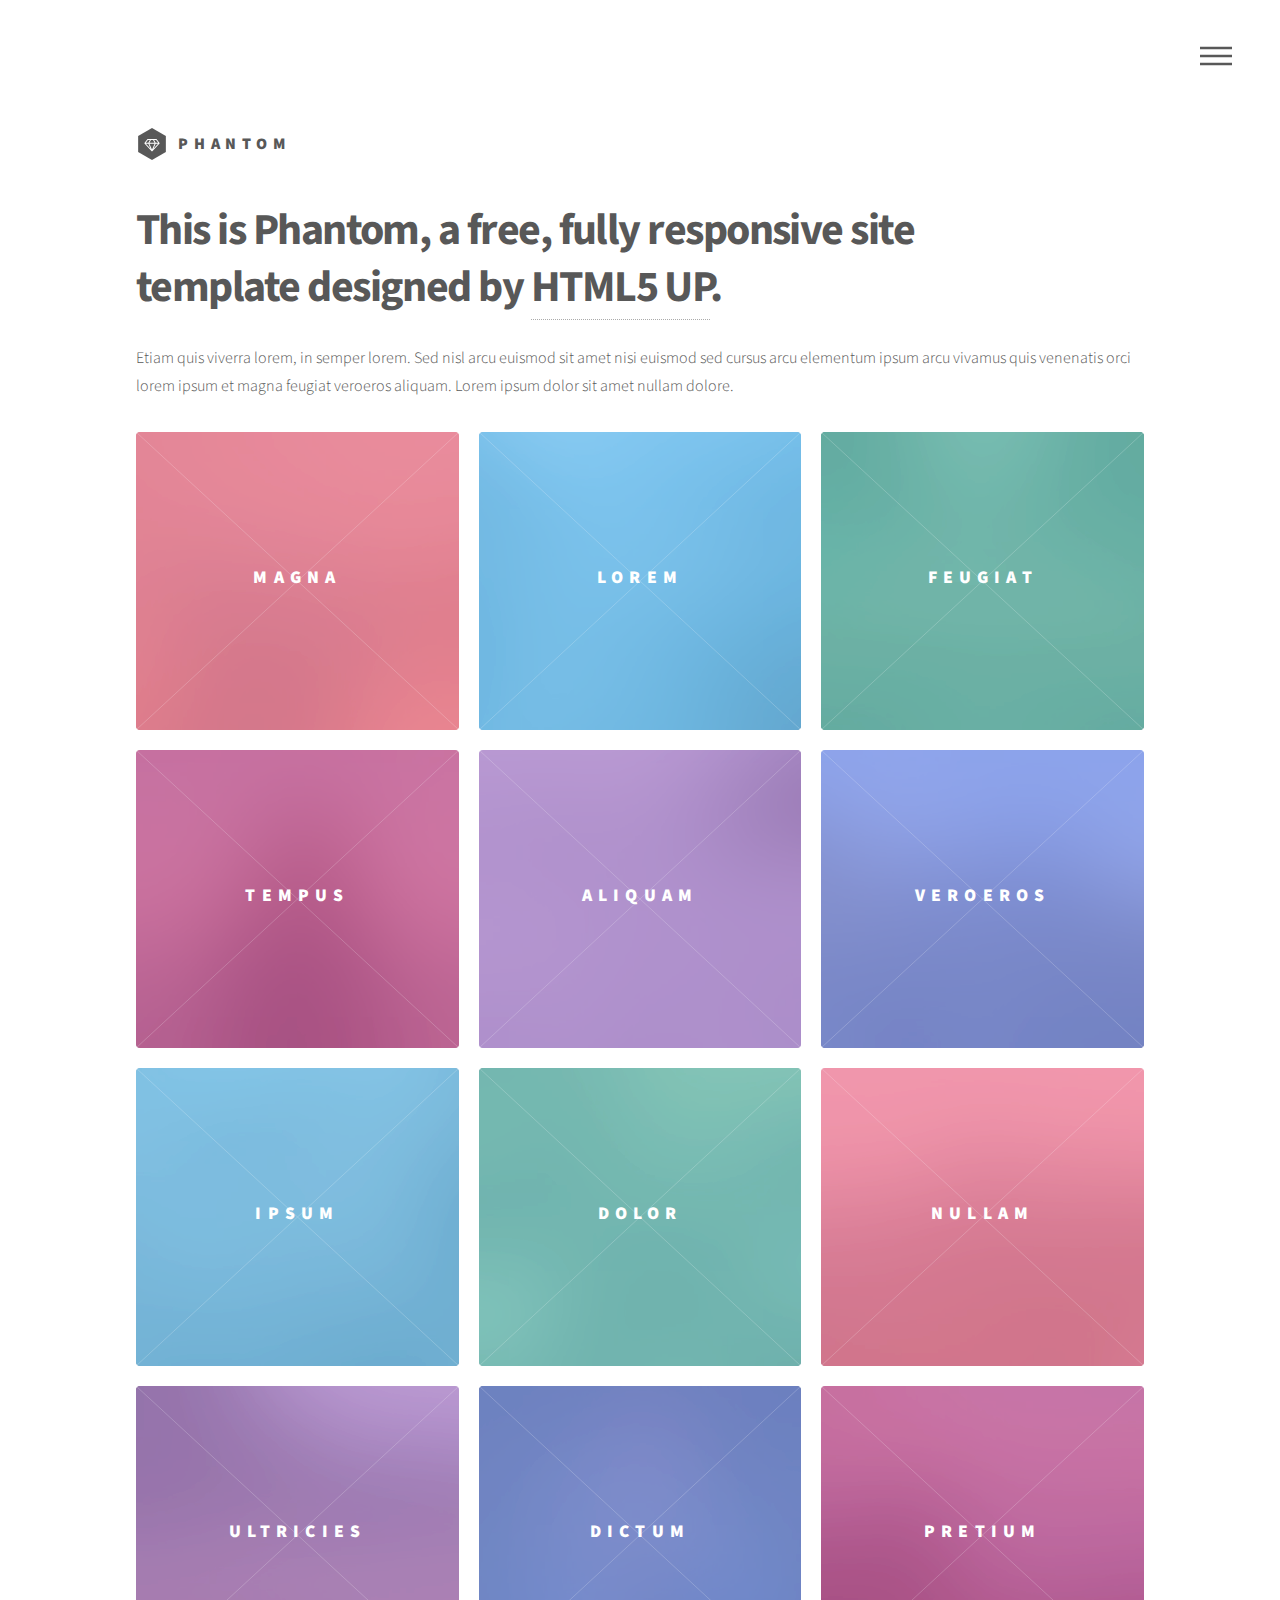
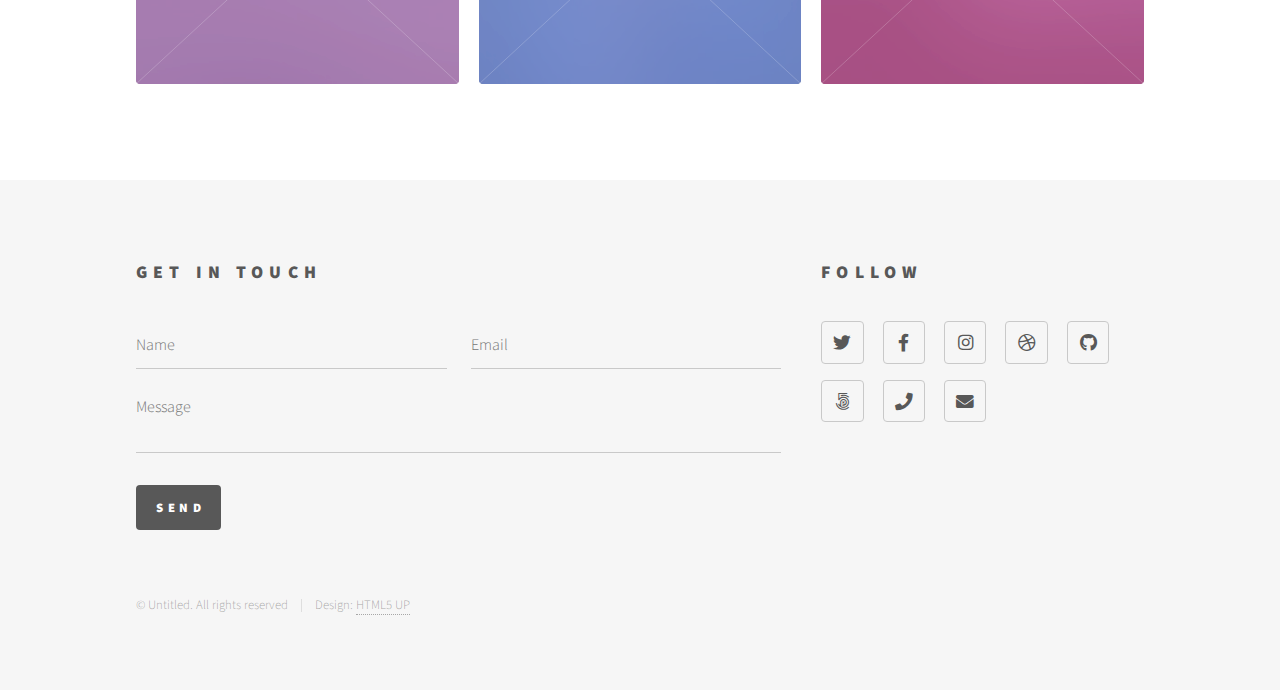
<file: index.html>
<!DOCTYPE HTML>
<!--
	Phantom by HTML5 UP
	html5up.net | @ajlkn
	Free for personal and commercial use under the CCA 3.0 license (html5up.net/license)
-->
<html>
	<head>
		<title>Phantom by HTML5 UP</title>
		<meta charset="utf-8" />
		<meta name="viewport" content="width=device-width, initial-scale=1, user-scalable=no" />
		<link rel="stylesheet" href="assets/css/main.css" />
		<noscript><link rel="stylesheet" href="assets/css/noscript.css" /></noscript>
	</head>
	<body class="is-preload">
		<!-- Wrapper -->
			<div id="wrapper">

				<!-- Header -->
					<header id="header">
						<div class="inner">

							<!-- Logo -->
								<a href="index.html" class="logo">
									<span class="symbol"><img src="images/logo.svg" alt="" /></span><span class="title">Phantom</span>
								</a>

							<!-- Nav -->
								<nav>
									<ul>
										<li><a href="#menu">Menu</a></li>
									</ul>
								</nav>

						</div>
					</header>

				<!-- Menu -->
					<nav id="menu">
						<h2>Menu</h2>
						<ul>
							<li><a href="index.html">Home</a></li>
							<li><a href="generic.html">Ipsum veroeros</a></li>
							<li><a href="generic.html">Tempus etiam</a></li>
							<li><a href="generic.html">Consequat dolor</a></li>
							<li><a href="elements.html">Elements</a></li>
						</ul>
					</nav>

				<!-- Main -->
					<div id="main">
						<div class="inner">
							<header>
								<h1>This is Phantom, a free, fully responsive site<br />
								template designed by <a href="http://html5up.net">HTML5 UP</a>.</h1>
								<p>Etiam quis viverra lorem, in semper lorem. Sed nisl arcu euismod sit amet nisi euismod sed cursus arcu elementum ipsum arcu vivamus quis venenatis orci lorem ipsum et magna feugiat veroeros aliquam. Lorem ipsum dolor sit amet nullam dolore.</p>
							</header>
							<section class="tiles">
								<article class="style1">
									<span class="image">
										<img src="images/pic01.jpg" alt="" />
									</span>
									<a href="generic.html">
										<h2>Magna</h2>
										<div class="content">
											<p>Sed nisl arcu euismod sit amet nisi lorem etiam dolor veroeros et feugiat.</p>
										</div>
									</a>
								</article>
								<article class="style2">
									<span class="image">
										<img src="images/pic02.jpg" alt="" />
									</span>
									<a href="generic.html">
										<h2>Lorem</h2>
										<div class="content">
											<p>Sed nisl arcu euismod sit amet nisi lorem etiam dolor veroeros et feugiat.</p>
										</div>
									</a>
								</article>
								<article class="style3">
									<span class="image">
										<img src="images/pic03.jpg" alt="" />
									</span>
									<a href="generic.html">
										<h2>Feugiat</h2>
										<div class="content">
											<p>Sed nisl arcu euismod sit amet nisi lorem etiam dolor veroeros et feugiat.</p>
										</div>
									</a>
								</article>
								<article class="style4">
									<span class="image">
										<img src="images/pic04.jpg" alt="" />
									</span>
									<a href="generic.html">
										<h2>Tempus</h2>
										<div class="content">
											<p>Sed nisl arcu euismod sit amet nisi lorem etiam dolor veroeros et feugiat.</p>
										</div>
									</a>
								</article>
								<article class="style5">
									<span class="image">
										<img src="images/pic05.jpg" alt="" />
									</span>
									<a href="generic.html">
										<h2>Aliquam</h2>
										<div class="content">
											<p>Sed nisl arcu euismod sit amet nisi lorem etiam dolor veroeros et feugiat.</p>
										</div>
									</a>
								</article>
								<article class="style6">
									<span class="image">
										<img src="images/pic06.jpg" alt="" />
									</span>
									<a href="generic.html">
										<h2>Veroeros</h2>
										<div class="content">
											<p>Sed nisl arcu euismod sit amet nisi lorem etiam dolor veroeros et feugiat.</p>
										</div>
									</a>
								</article>
								<article class="style2">
									<span class="image">
										<img src="images/pic07.jpg" alt="" />
									</span>
									<a href="generic.html">
										<h2>Ipsum</h2>
										<div class="content">
											<p>Sed nisl arcu euismod sit amet nisi lorem etiam dolor veroeros et feugiat.</p>
										</div>
									</a>
								</article>
								<article class="style3">
									<span class="image">
										<img src="images/pic08.jpg" alt="" />
									</span>
									<a href="generic.html">
										<h2>Dolor</h2>
										<div class="content">
											<p>Sed nisl arcu euismod sit amet nisi lorem etiam dolor veroeros et feugiat.</p>
										</div>
									</a>
								</article>
								<article class="style1">
									<span class="image">
										<img src="images/pic09.jpg" alt="" />
									</span>
									<a href="generic.html">
										<h2>Nullam</h2>
										<div class="content">
											<p>Sed nisl arcu euismod sit amet nisi lorem etiam dolor veroeros et feugiat.</p>
										</div>
									</a>
								</article>
								<article class="style5">
									<span class="image">
										<img src="images/pic10.jpg" alt="" />
									</span>
									<a href="generic.html">
										<h2>Ultricies</h2>
										<div class="content">
											<p>Sed nisl arcu euismod sit amet nisi lorem etiam dolor veroeros et feugiat.</p>
										</div>
									</a>
								</article>
								<article class="style6">
									<span class="image">
										<img src="images/pic11.jpg" alt="" />
									</span>
									<a href="generic.html">
										<h2>Dictum</h2>
										<div class="content">
											<p>Sed nisl arcu euismod sit amet nisi lorem etiam dolor veroeros et feugiat.</p>
										</div>
									</a>
								</article>
								<article class="style4">
									<span class="image">
										<img src="images/pic12.jpg" alt="" />
									</span>
									<a href="generic.html">
										<h2>Pretium</h2>
										<div class="content">
											<p>Sed nisl arcu euismod sit amet nisi lorem etiam dolor veroeros et feugiat.</p>
										</div>
									</a>
								</article>
							</section>
						</div>
					</div>

				<!-- Footer -->
					<footer id="footer">
						<div class="inner">
							<section>
								<h2>Get in touch</h2>
								<form method="post" action="#">
									<div class="fields">
										<div class="field half">
											<input type="text" name="name" id="name" placeholder="Name" />
										</div>
										<div class="field half">
											<input type="email" name="email" id="email" placeholder="Email" />
										</div>
										<div class="field">
											<textarea name="message" id="message" placeholder="Message"></textarea>
										</div>
									</div>
									<ul class="actions">
										<li><input type="submit" value="Send" class="primary" /></li>
									</ul>
								</form>
							</section>
							<section>
								<h2>Follow</h2>
								<ul class="icons">
									<li><a href="#" class="icon brands style2 fa-twitter"><span class="label">Twitter</span></a></li>
									<li><a href="#" class="icon brands style2 fa-facebook-f"><span class="label">Facebook</span></a></li>
									<li><a href="#" class="icon brands style2 fa-instagram"><span class="label">Instagram</span></a></li>
									<li><a href="#" class="icon brands style2 fa-dribbble"><span class="label">Dribbble</span></a></li>
									<li><a href="#" class="icon brands style2 fa-github"><span class="label">GitHub</span></a></li>
									<li><a href="#" class="icon brands style2 fa-500px"><span class="label">500px</span></a></li>
									<li><a href="#" class="icon solid style2 fa-phone"><span class="label">Phone</span></a></li>
									<li><a href="#" class="icon solid style2 fa-envelope"><span class="label">Email</span></a></li>
								</ul>
							</section>
							<ul class="copyright">
								<li>&copy; Untitled. All rights reserved</li><li>Design: <a href="http://html5up.net">HTML5 UP</a></li>
							</ul>
						</div>
					</footer>

			</div>

		<!-- Scripts -->
			<script src="assets/js/jquery.min.js"></script>
			<script src="assets/js/browser.min.js"></script>
			<script src="assets/js/breakpoints.min.js"></script>
			<script src="assets/js/util.js"></script>
			<script src="assets/js/main.js"></script>

	</body>
</html>
</file>
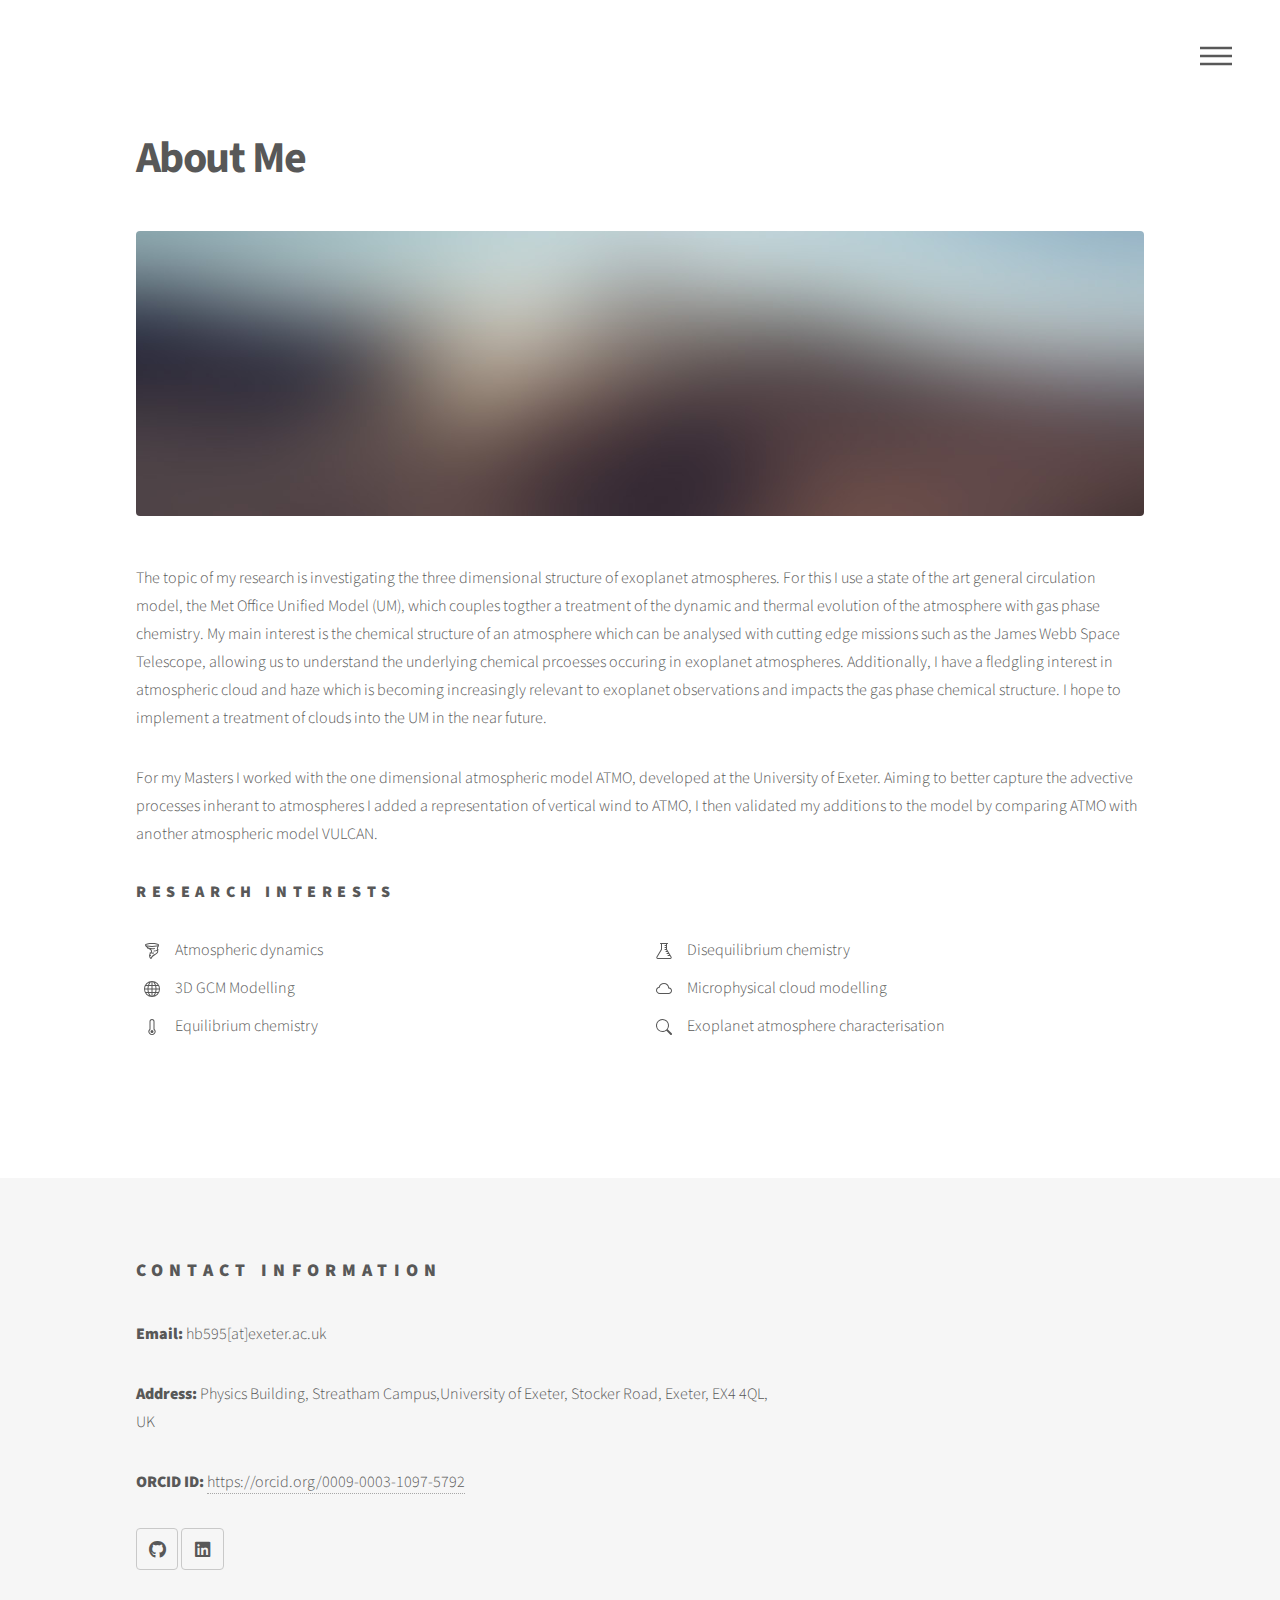
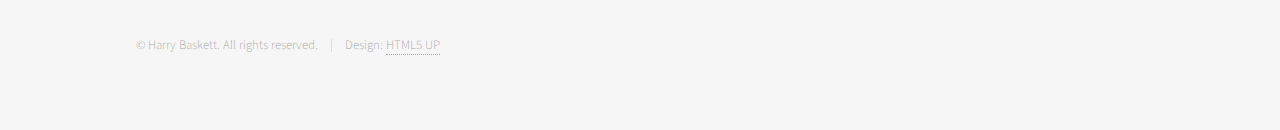
<file: about.html>
<!DOCTYPE HTML>
<!--
	Phantom by HTML5 UP
	html5up.net | @ajlkn
	Free for personal and commercial use under the CCA 3.0 license (html5up.net/license)
-->
<html>
	<head>
		<title>Harry Baskett</title>
		<meta charset="utf-8" />
		<meta name="viewport" content="width=device-width, initial-scale=1, user-scalable=no" />
		<link rel="stylesheet" href="assets/css/main.css" />
		<noscript><link rel="stylesheet" href="assets/css/noscript.css" /></noscript>
	</head>
	<body class="is-preload">
		<!-- Wrapper -->
			<div id="wrapper">

				<!-- Header -->
					<header id="header">
						<div class="inner">
							<!-- Nav -->
								<nav>
									<ul>
										<li><a href="#menu">Menu</a></li>
									</ul>
								</nav>
						</div>
					</header>

				<!-- Menu -->
					<nav id="menu">
						<h2>Menu</h2>
						<ul>
							<li><a href="index.html">Home</a></li>
							<li><a href="about.html">About Me</a></li>
							<li><a href="research.html">My Research</a></li>
							<li><a href="cv.html">CV</a></li>
							<li><a href="elements.html">Contact Information</a></li>
						</ul>
					</nav>

				<!-- Main -->
					<div id="main">
						<div class="inner">
							<h1>About Me</h1>
							<span class="image main"><img src="images/pic13.jpg" alt="" /></span>
							<p>The topic of my research is investigating the three dimensional structure of exoplanet atmospheres. For this I use a 
								state of the art general circulation model, the Met Office Unified Model (UM), which couples togther a treatment of 
								the dynamic and thermal evolution of the atmosphere with gas phase chemistry. My main interest is the chemical 
								structure of an atmosphere which can be analysed with cutting edge missions such as the James Webb Space Telescope, 
								allowing us to understand the underlying chemical prcoesses occuring in exoplanet atmospheres. Additionally, I have a 
								fledgling interest in atmospheric cloud and haze which is becoming increasingly relevant to exoplanet observations and 
								impacts the gas phase chemical structure. I hope to implement a treatment of clouds into the UM in the near future.</p>
							<p>For my Masters I worked with the one dimensional atmospheric model ATMO, developed at the University of Exeter. Aiming 
								to better capture the advective processes inherant to atmospheres I added a representation of vertical wind to ATMO, 
								I then validated my additions to the model by comparing ATMO with another atmospheric model VULCAN.</p>

							<h3>Research Interests</h3>
							<ul style="columns: 2; column-fill: balance; -webkit-columns: 2; -moz-columns: 2; list-style: none; padding: 0;">
								<li style="margin-bottom: 10px;">
									<svg xmlns="http://www.w3.org/2000/svg" width="16" height="16" fill="currentColor" class="bi bi-tornado" style="margin-right: 12px; vertical-align: middle; viewBox="0 0 16 16">
									  <path d="M1.125 2.45A.9.9 0 0 1 1 2c0-.26.116-.474.258-.634a1.9 1.9 0 0 1 .513-.389c.387-.21.913-.385 1.52-.525C4.514.17 6.18 0 8 0c1.821 0 3.486.17 4.709.452.607.14 1.133.314 1.52.525.193.106.374.233.513.389.141.16.258.374.258.634 0 1.011-.35 1.612-.634 2.102l-.116.203a2.6 2.6 0 0 0-.313.809 3 3 0 0 0-.011.891.5.5 0 0 1 .428.849q-.091.09-.215.195c.204 1.116.088 1.99-.3 2.711-.453.84-1.231 1.383-2.02 1.856q-.307.183-.62.364c-1.444.832-2.928 1.689-3.735 3.706a.5.5 0 0 1-.748.226l-.001-.001-.002-.001-.004-.003-.01-.008a2 2 0 0 1-.147-.115 4.1 4.1 0 0 1-1.179-1.656 3.8 3.8 0 0 1-.247-1.296A.5.5 0 0 1 5 12.5v-.018l.008-.079a.73.73 0 0 1 .188-.386c.09-.489.272-1.014.573-1.574a.5.5 0 0 1 .073-.918 3.3 3.3 0 0 1 .617-.144l.15-.193c.285-.356.404-.639.437-.861a.95.95 0 0 0-.122-.619c-.249-.455-.815-.903-1.613-1.43q-.291-.19-.609-.394l-.119-.076a12 12 0 0 1-1.241-.334.5.5 0 0 1-.285-.707l-.23-.18C2.117 4.01 1.463 3.32 1.125 2.45m1.973 1.051q.17.156.358.308c.472.381.99.722 1.515 1.06 1.54.317 3.632.5 5.43.14a.5.5 0 0 1 .197.981c-1.216.244-2.537.26-3.759.157.399.326.744.682.963 1.081.203.373.302.79.233 1.247q-.077.494-.39.985l.22.053.006.002c.481.12.863.213 1.47.01a.5.5 0 1 1 .317.95c-.888.295-1.505.141-2.023.012l-.006-.002a4 4 0 0 0-.644-.123c-.37.55-.598 1.05-.726 1.497q.212.068.465.194a.5.5 0 1 1-.448.894 3 3 0 0 0-.148-.07c.012.345.084.643.18.895.14.369.342.666.528.886.992-1.903 2.583-2.814 3.885-3.56q.305-.173.584-.34c.775-.464 1.34-.89 1.653-1.472.212-.393.33-.9.26-1.617A6.74 6.74 0 0 1 10 8.5a.5.5 0 0 1 0-1 5.76 5.76 0 0 0 3.017-.872l-.007-.03c-.135-.673-.14-1.207-.056-1.665.084-.46.253-.81.421-1.113l.131-.23q.098-.167.182-.327c-.29.107-.62.202-.98.285C11.487 3.83 9.822 4 8 4c-1.821 0-3.486-.17-4.709-.452q-.098-.022-.193-.047M13.964 2a1 1 0 0 0-.214-.145c-.272-.148-.697-.297-1.266-.428C11.354 1.166 9.769 1 8 1s-3.354.166-4.484.427c-.569.13-.994.28-1.266.428A1 1 0 0 0 2.036 2q.058.058.214.145c.272.148.697.297 1.266.428C4.646 2.834 6.231 3 8 3s3.354-.166 4.484-.427c.569-.13.994-.28 1.266-.428A1 1 0 0 0 13.964 2"/>
									</svg>
									 Atmospheric dynamics
								</li>
								<li style="margin-bottom: 10px;">
									<svg xmlns="http://www.w3.org/2000/svg" width="16" height="16" fill="currentColor" class="bi bi-globe" style="margin-right: 12px; vertical-align: middle; viewBox="0 0 16 16">
									  <path d="M0 8a8 8 0 1 1 16 0A8 8 0 0 1 0 8m7.5-6.923c-.67.204-1.335.82-1.887 1.855A8 8 0 0 0 5.145 4H7.5zM4.09 4a9.3 9.3 0 0 1 .64-1.539 7 7 0 0 1 .597-.933A7.03 7.03 0 0 0 2.255 4zm-.582 3.5c.03-.877.138-1.718.312-2.5H1.674a7 7 0 0 0-.656 2.5zM4.847 5a12.5 12.5 0 0 0-.338 2.5H7.5V5zM8.5 5v2.5h2.99a12.5 12.5 0 0 0-.337-2.5zM4.51 8.5a12.5 12.5 0 0 0 .337 2.5H7.5V8.5zm3.99 0V11h2.653c.187-.765.306-1.608.338-2.5zM5.145 12q.208.58.468 1.068c.552 1.035 1.218 1.65 1.887 1.855V12zm.182 2.472a7 7 0 0 1-.597-.933A9.3 9.3 0 0 1 4.09 12H2.255a7 7 0 0 0 3.072 2.472M3.82 11a13.7 13.7 0 0 1-.312-2.5h-2.49c.062.89.291 1.733.656 2.5zm6.853 3.472A7 7 0 0 0 13.745 12H11.91a9.3 9.3 0 0 1-.64 1.539 7 7 0 0 1-.597.933M8.5 12v2.923c.67-.204 1.335-.82 1.887-1.855q.26-.487.468-1.068zm3.68-1h2.146c.365-.767.594-1.61.656-2.5h-2.49a13.7 13.7 0 0 1-.312 2.5m2.802-3.5a7 7 0 0 0-.656-2.5H12.18c.174.782.282 1.623.312 2.5zM11.27 2.461c.247.464.462.98.64 1.539h1.835a7 7 0 0 0-3.072-2.472c.218.284.418.598.597.933M10.855 4a8 8 0 0 0-.468-1.068C9.835 1.897 9.17 1.282 8.5 1.077V4z"/>
									</svg>
									 3D GCM Modelling
								</li>
								<li style="margin-bottom: 10px;">
									<svg xmlns="http://www.w3.org/2000/svg" width="16" height="16" fill="currentColor" class="bi bi-thermometer" style="margin-right: 12px; vertical-align: middle; viewBox="0 0 16 16">
									  <path d="M8 14a1.5 1.5 0 1 0 0-3 1.5 1.5 0 0 0 0 3"/>
									  <path d="M8 0a2.5 2.5 0 0 0-2.5 2.5v7.55a3.5 3.5 0 1 0 5 0V2.5A2.5 2.5 0 0 0 8 0M6.5 2.5a1.5 1.5 0 1 1 3 0v7.987l.167.15a2.5 2.5 0 1 1-3.333 0l.166-.15z"/>
									</svg>
									 Equilibrium chemistry
								</li>
								<li style="margin-bottom: 10px;">
									<svg xmlns="http://www.w3.org/2000/svg" width="16" height="16" fill="currentColor" class="bi bi-flask" style="margin-right: 12px; vertical-align: middle; viewBox="0 0 16 16">
									  <path d="M4.5 0a.5.5 0 0 0 0 1H5v5.36L.503 13.717A1.5 1.5 0 0 0 1.783 16h12.434a1.5 1.5 0 0 0 1.28-2.282L11 6.359V1h.5a.5.5 0 0 0 0-1zM10 2H9a.5.5 0 0 0 0 1h1v1H9a.5.5 0 0 0 0 1h1v1H9a.5.5 0 0 0 0 1h1.22l.61 1H10a.5.5 0 1 0 0 1h1.442l.611 1H11a.5.5 0 1 0 0 1h1.664l.611 1H12a.5.5 0 1 0 0 1h1.886l.758 1.24a.5.5 0 0 1-.427.76H1.783a.5.5 0 0 1-.427-.76l4.57-7.48A.5.5 0 0 0 6 6.5V1h4z"/>
									</svg>
									 Disequilibrium chemistry
								</li>
								<li style="margin-bottom: 10px;">
									<svg xmlns="http://www.w3.org/2000/svg" width="16" height="16" fill="currentColor" class="bi bi-cloud" style="margin-right: 12px; vertical-align: middle; viewBox="0 0 16 16">
									  <path d="M4.406 3.342A5.53 5.53 0 0 1 8 2c2.69 0 4.923 2 5.166 4.579C14.758 6.804 16 8.137 16 9.773 16 11.569 14.502 13 12.687 13H3.781C1.708 13 0 11.366 0 9.318c0-1.763 1.266-3.223 2.942-3.593.143-.863.698-1.723 1.464-2.383m.653.757c-.757.653-1.153 1.44-1.153 2.056v.448l-.445.049C2.064 6.805 1 7.952 1 9.318 1 10.785 2.23 12 3.781 12h8.906C13.98 12 15 10.988 15 9.773c0-1.216-1.02-2.228-2.313-2.228h-.5v-.5C12.188 4.825 10.328 3 8 3a4.53 4.53 0 0 0-2.941 1.1z"/>
									</svg>
									 Microphysical cloud modelling
								</li>
								<li style="margin-bottom: 10px;">
									<svg xmlns="http://www.w3.org/2000/svg" width="16" height="16" fill="currentColor" class="bi bi-search" style="margin-right: 12px; vertical-align: middle; viewBox="0 0 16 16">
									  <path d="M11.742 10.344a6.5 6.5 0 1 0-1.397 1.398h-.001q.044.06.098.115l3.85 3.85a1 1 0 0 0 1.415-1.414l-3.85-3.85a1 1 0 0 0-.115-.1zM12 6.5a5.5 5.5 0 1 1-11 0 5.5 5.5 0 0 1 11 0"/>
									</svg>
									 Exoplanet atmosphere characterisation
								</li>
							</ul>
							
						</div>
					</div>

				<!-- Footer -->
					<footer id="footer">
						<div class="inner">
							<section>
								<h2>Contact Information</h2>
									<p><b>Email:</b> hb595[at]exeter.ac.uk</p>
									<p><b>Address:</b> 
										Physics Building, Streatham Campus,University of Exeter, Stocker Road, Exeter, EX4 4QL, UK</p>

								<!-- Link to my ORCID ID -->
									<p><b>ORCID ID:</b> 
									    <a
									    id="cy-effective-orcid-url"
									    class="underline"
									     href="https://orcid.org/0009-0003-1097-5792"
									     target="orcid.widget"
									     rel="me noopener noreferrer"
									     style="vertical-align: top">
									     	https://orcid.org/0009-0003-1097-5792
									    </a>
									</p>

								<ul class="icons">
									<li>
										<!-- GitHub -->
										<a href="https://github.com/Hbaskett/" class="icon brands style2 fa-github" target="_blank">
											<span class="label">Github</span>
										</a>
										<!-- LinkedIn -->
										<a href="https://www.linkedin.com/in/harry-baskett-55926b285/" class="icon brands style2 fa-linkedin" target="_blank">
										    <span class="label">LinkedIn</span>
										  </a>
									</li>
								</ul>
								
							</section>
							<ul class="copyright">
								<li>&copy; Harry Baskett. All rights reserved.</li><li>Design: <a href="http://html5up.net">HTML5 UP</a></li>
							</ul>
						</div>
					</footer>

			</div>

		<!-- Scripts -->
			<script src="assets/js/jquery.min.js"></script>
			<script src="assets/js/browser.min.js"></script>
			<script src="assets/js/breakpoints.min.js"></script>
			<script src="assets/js/util.js"></script>
			<script src="assets/js/main.js"></script>

	</body>

</html>
</file>
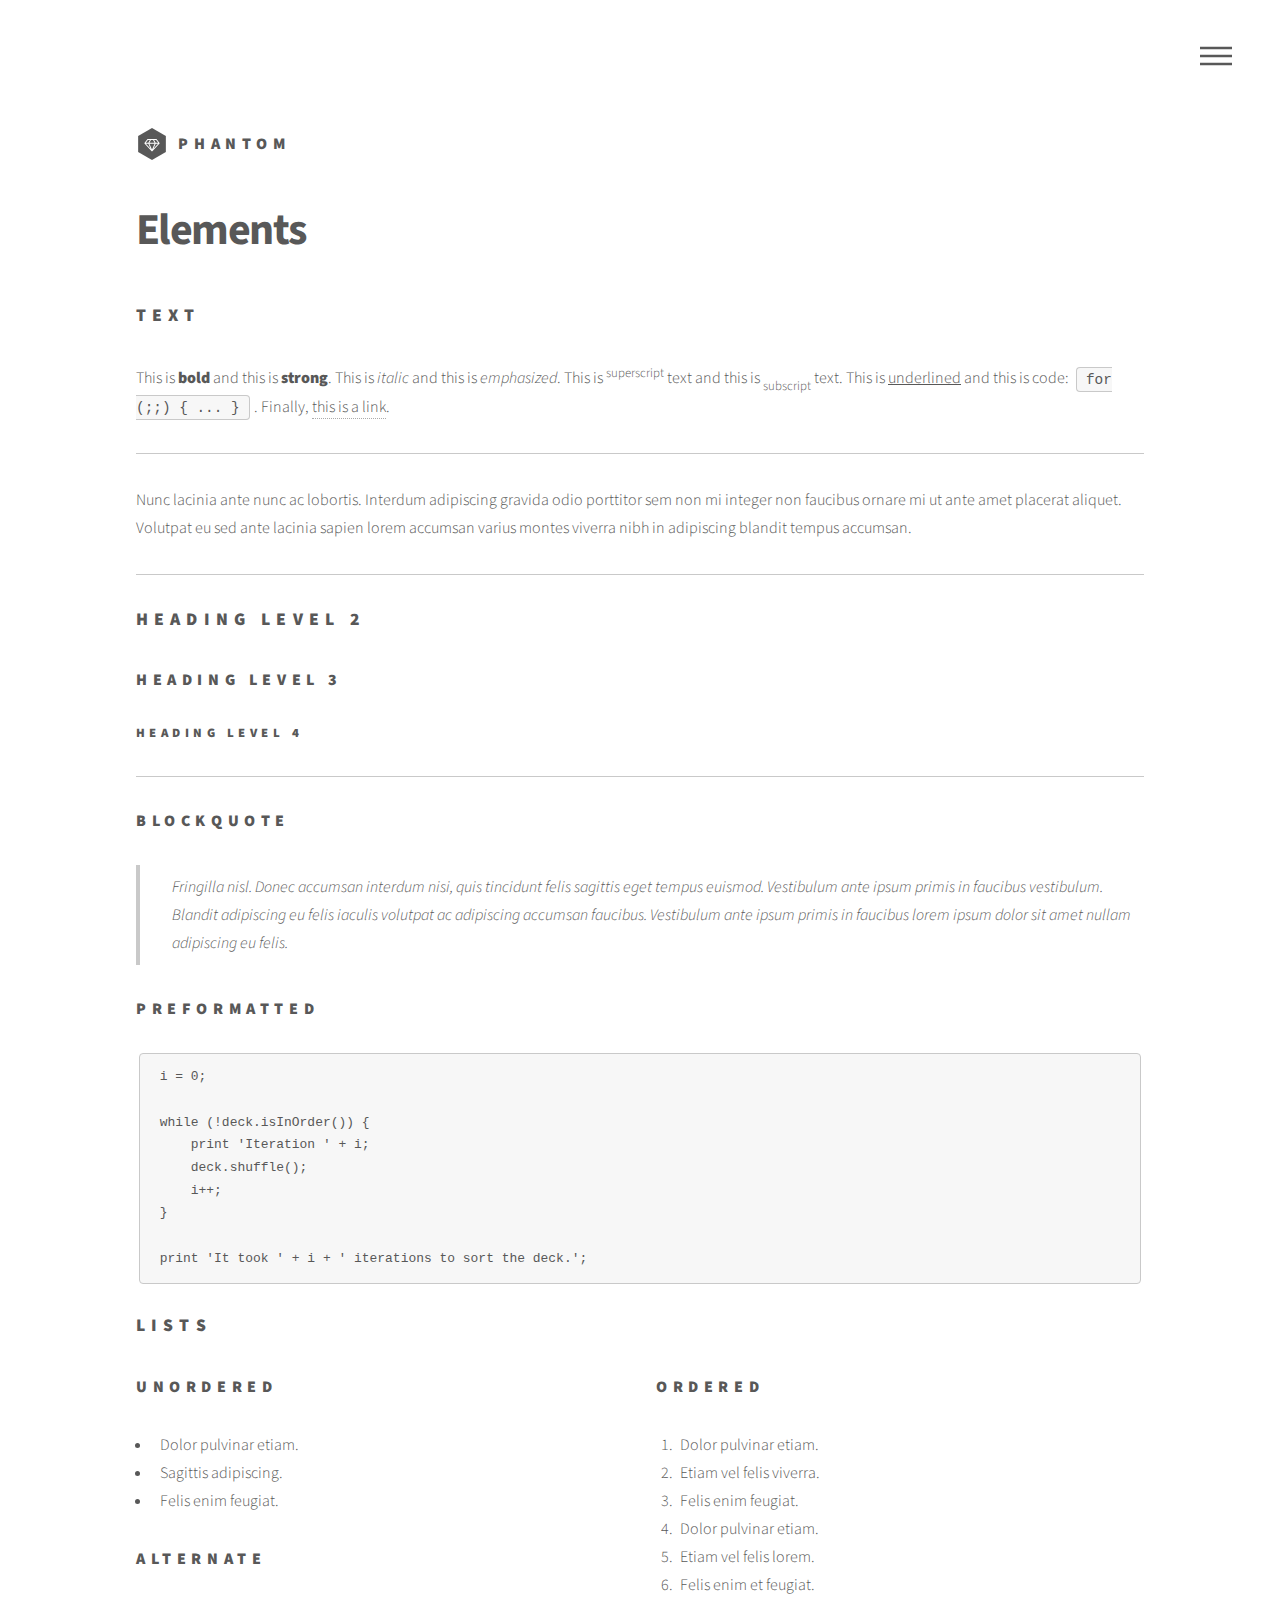
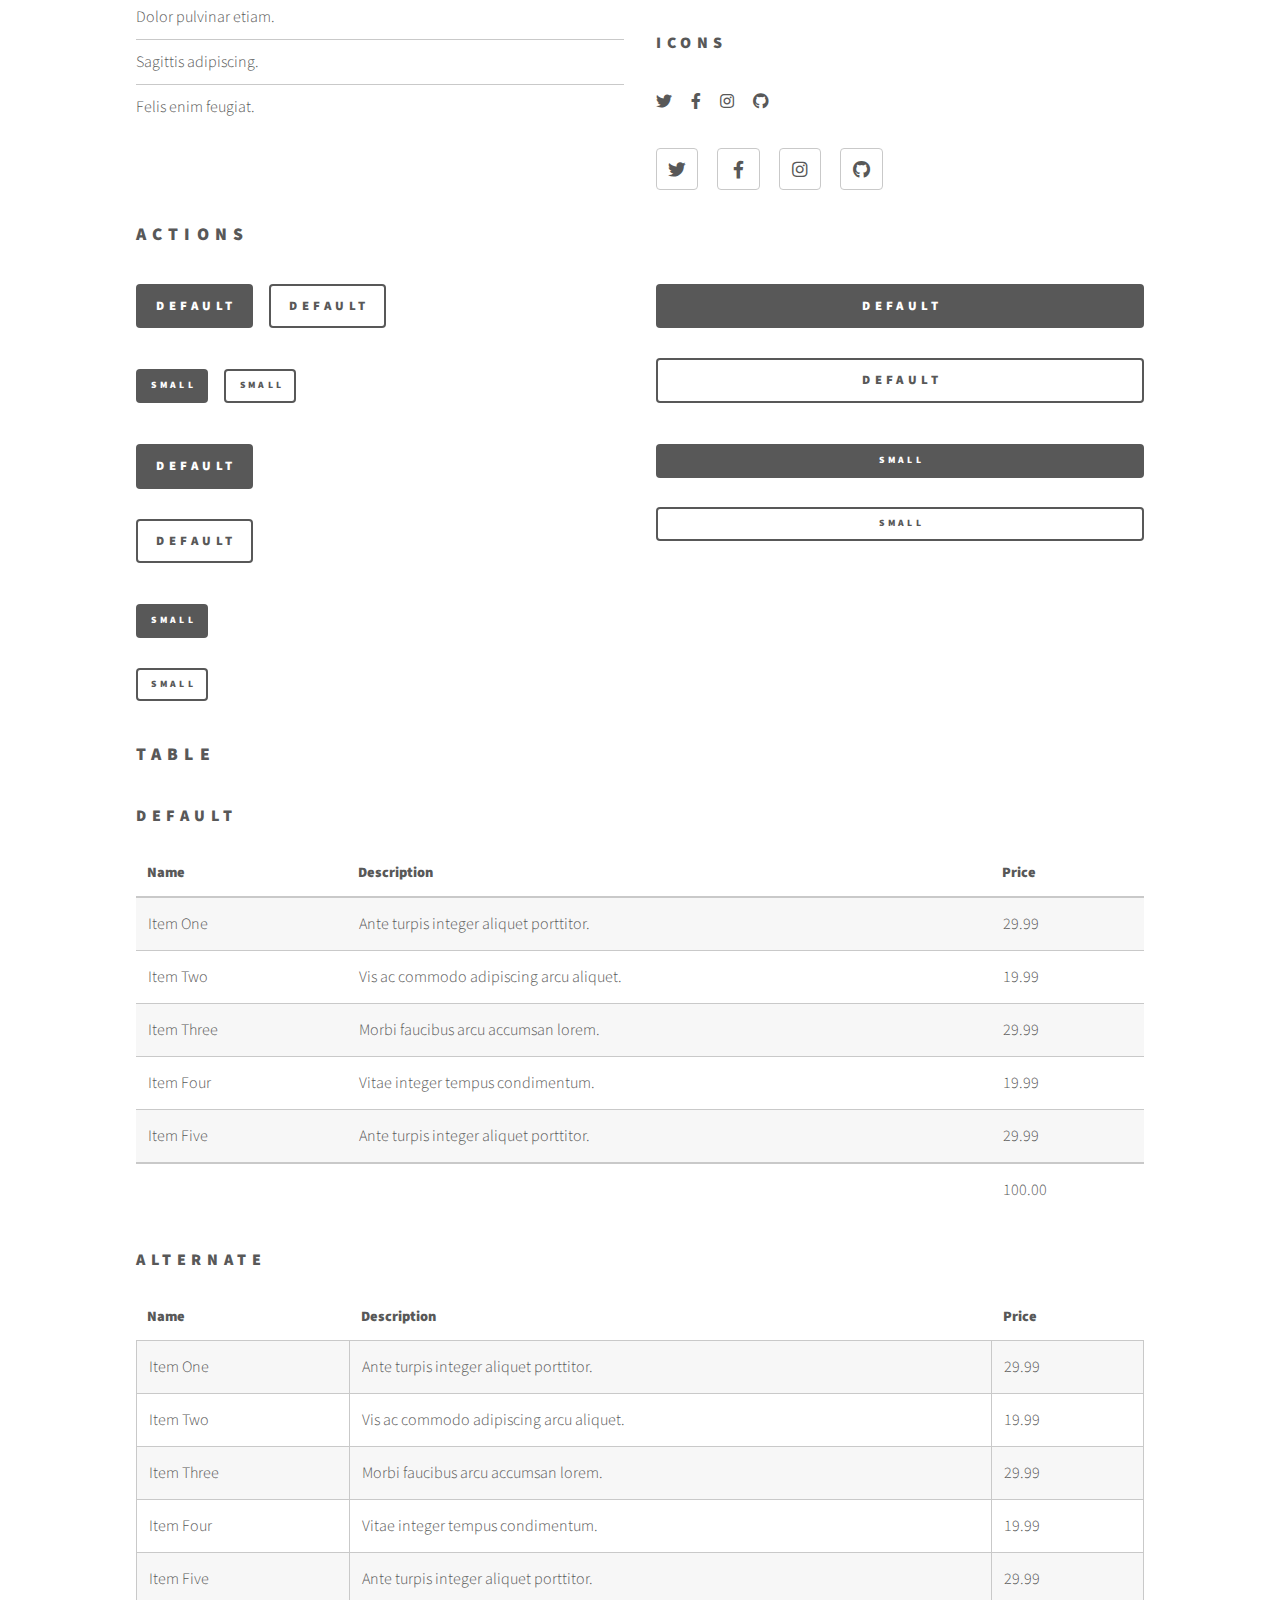
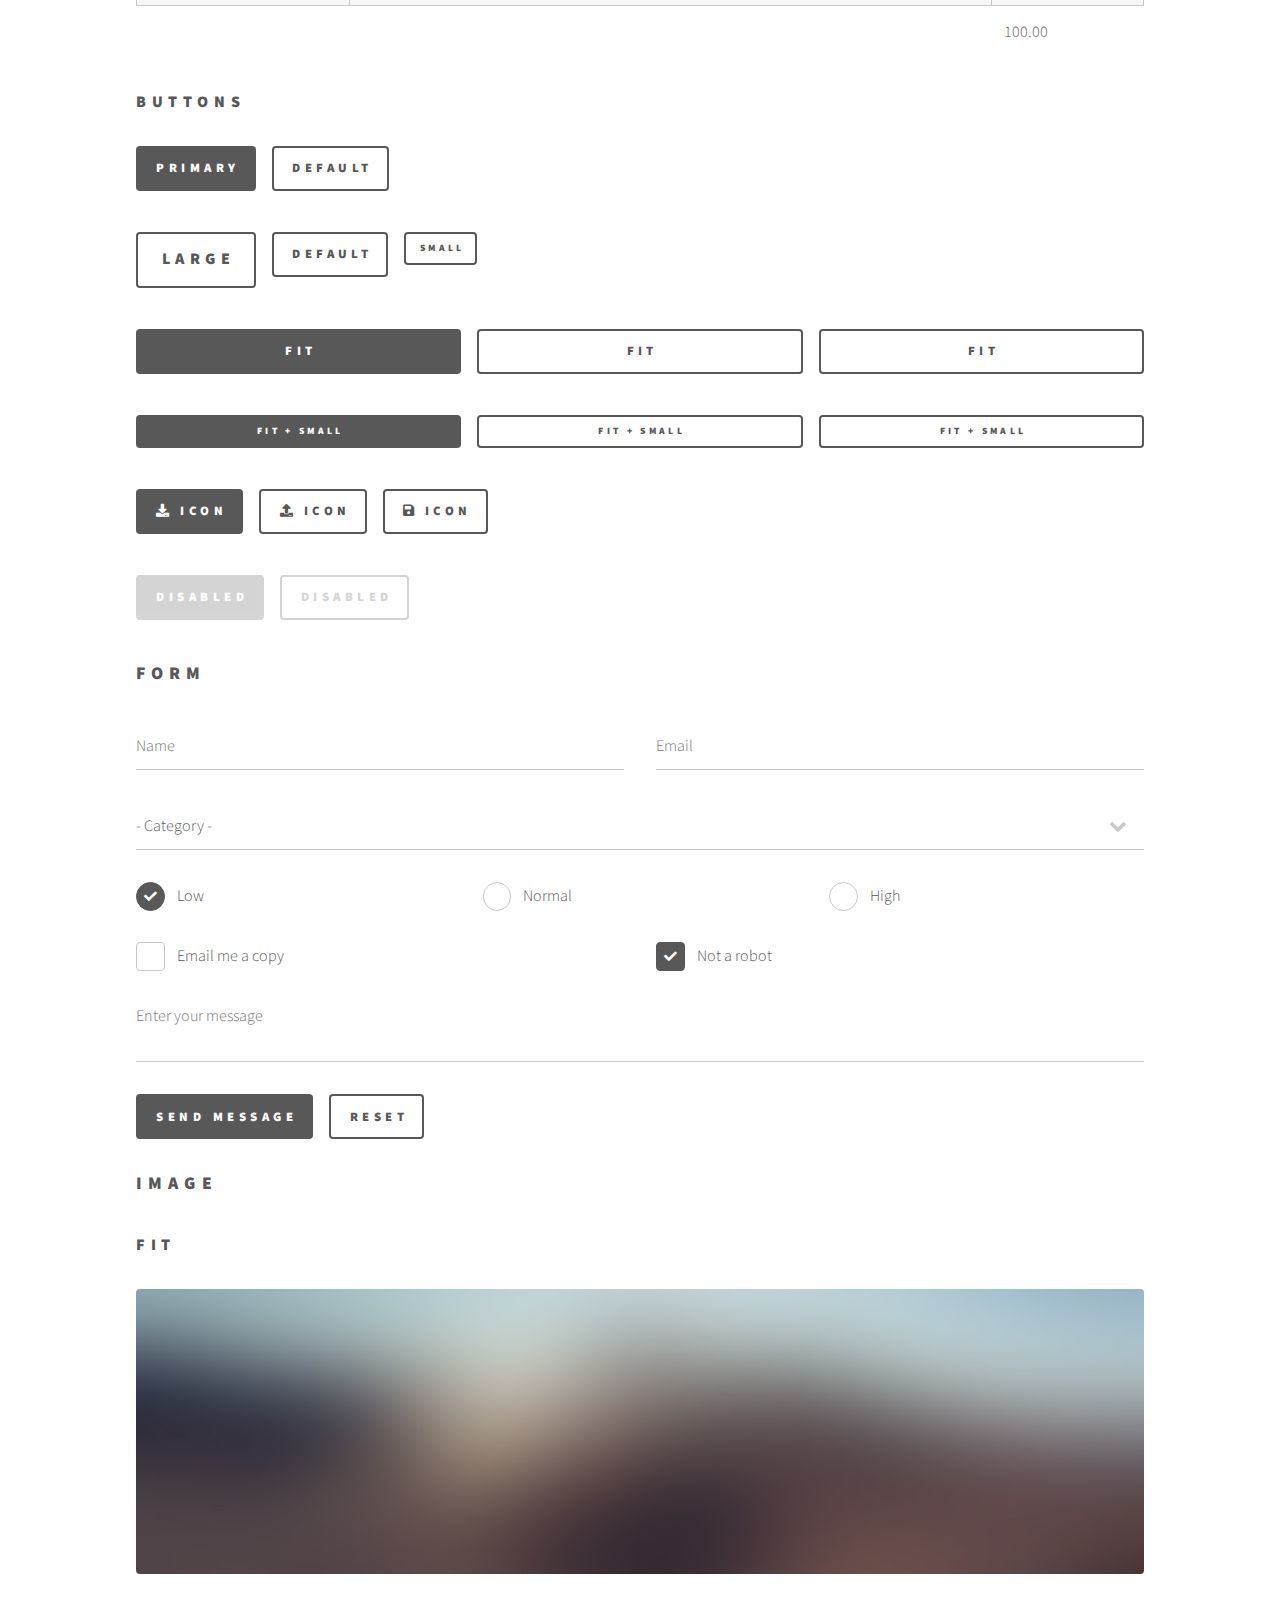
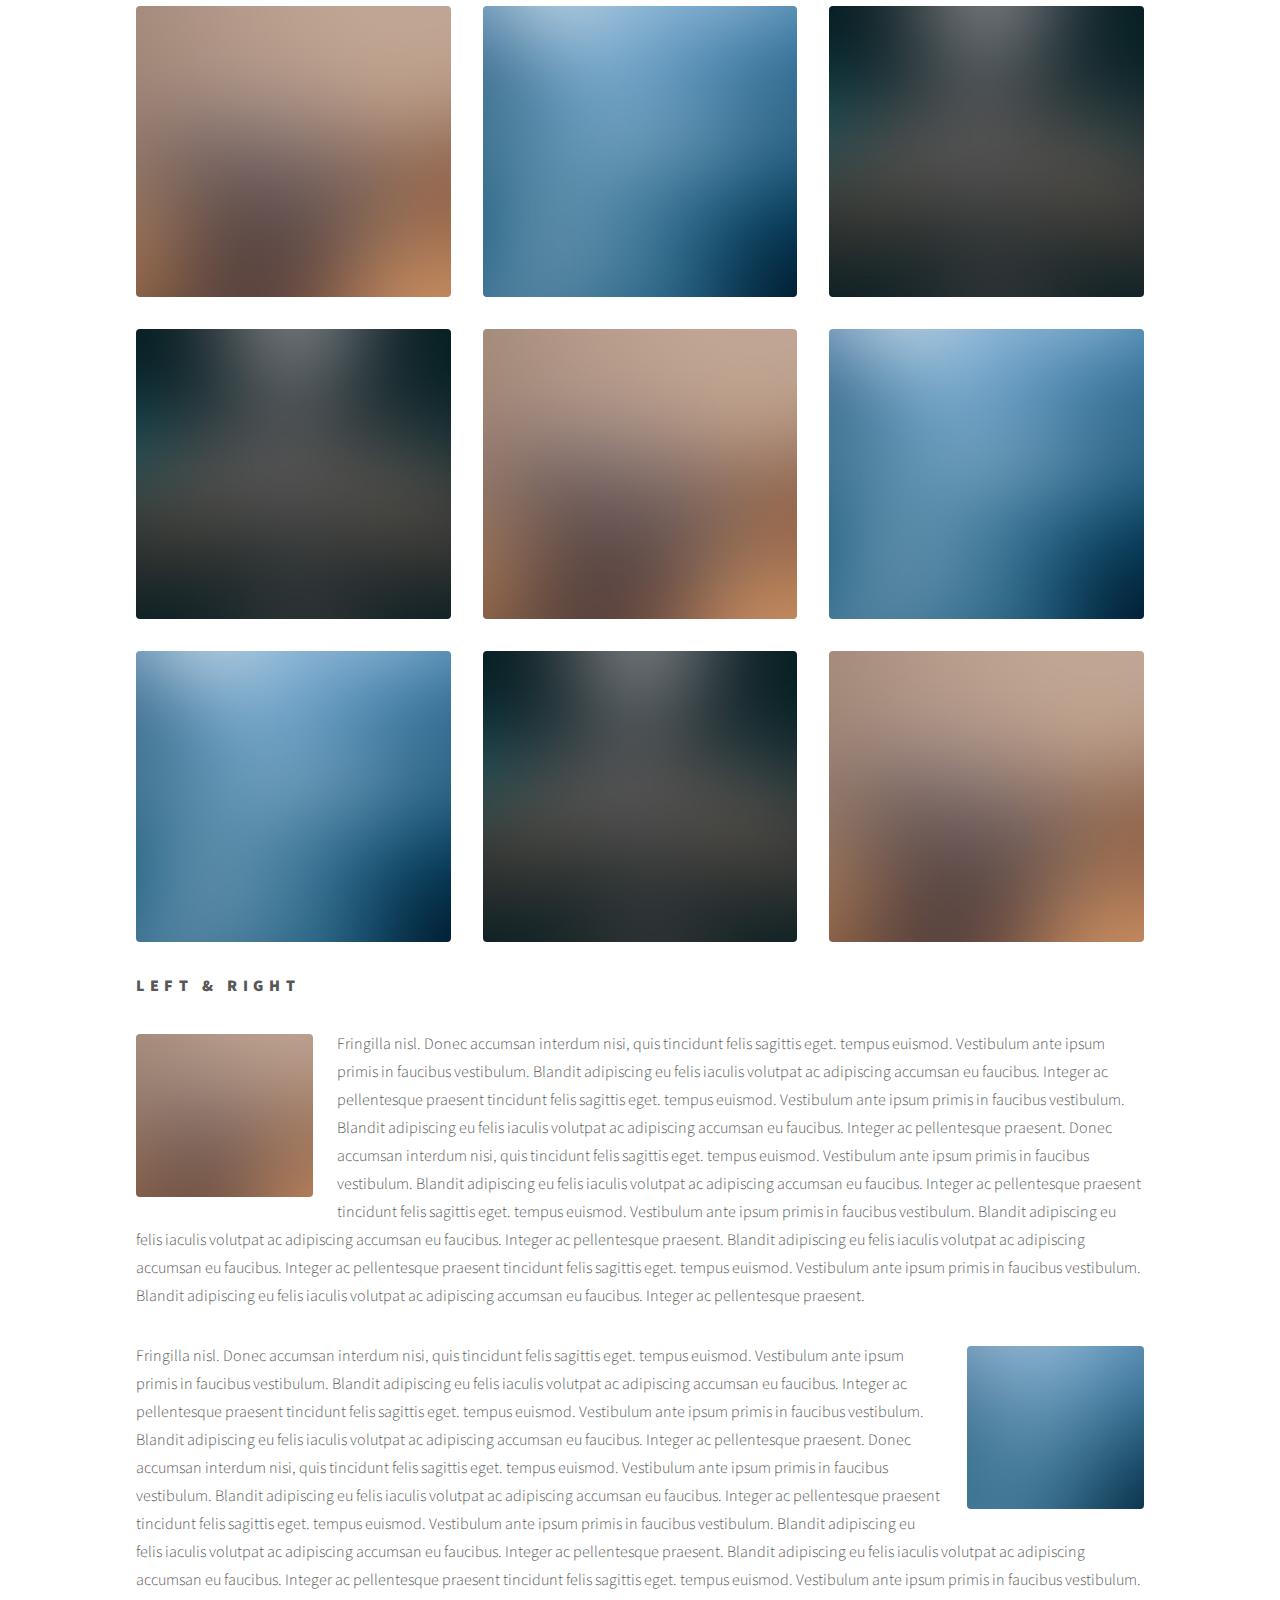
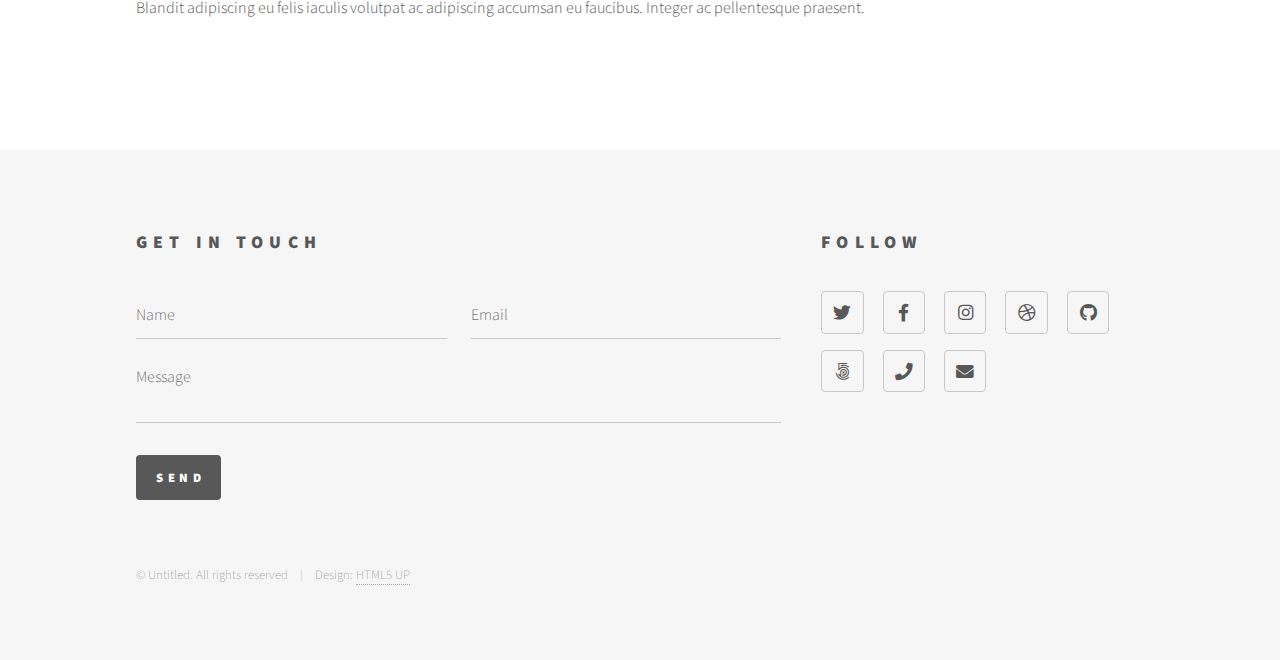
<file: elements.html>
<!DOCTYPE HTML>
<!--
	Phantom by HTML5 UP
	html5up.net | @ajlkn
	Free for personal and commercial use under the CCA 3.0 license (html5up.net/license)
-->
<html>
	<head>
		<title>Elements - Phantom by HTML5 UP</title>
		<meta charset="utf-8" />
		<meta name="viewport" content="width=device-width, initial-scale=1, user-scalable=no" />
		<link rel="stylesheet" href="assets/css/main.css" />
		<noscript><link rel="stylesheet" href="assets/css/noscript.css" /></noscript>
	</head>
	<body class="is-preload">
		<!-- Wrapper -->
			<div id="wrapper">

				<!-- Header -->
					<header id="header">
						<div class="inner">

							<!-- Logo -->
								<a href="index.html" class="logo">
									<span class="symbol"><img src="images/logo.svg" alt="" /></span><span class="title">Phantom</span>
								</a>

							<!-- Nav -->
								<nav>
									<ul>
										<li><a href="#menu">Menu</a></li>
									</ul>
								</nav>

						</div>
					</header>

				<!-- Menu -->
					<nav id="menu">
						<h2>Menu</h2>
						<ul>
							<li><a href="index.html">Home</a></li>
							<li><a href="generic.html">Ipsum veroeros</a></li>
							<li><a href="generic.html">Tempus etiam</a></li>
							<li><a href="generic.html">Consequat dolor</a></li>
							<li><a href="elements.html">Elements</a></li>
						</ul>
					</nav>

				<!-- Main -->
					<div id="main">
						<div class="inner">
							<h1>Elements</h1>

							<!-- Text -->
								<section>
									<h2>Text</h2>
									<p>This is <b>bold</b> and this is <strong>strong</strong>. This is <i>italic</i> and this is <em>emphasized</em>.
									This is <sup>superscript</sup> text and this is <sub>subscript</sub> text.
									This is <u>underlined</u> and this is code: <code>for (;;) { ... }</code>. Finally, <a href="#">this is a link</a>.</p>
									<hr />
									<p>Nunc lacinia ante nunc ac lobortis. Interdum adipiscing gravida odio porttitor sem non mi integer non faucibus ornare mi ut ante amet placerat aliquet. Volutpat eu sed ante lacinia sapien lorem accumsan varius montes viverra nibh in adipiscing blandit tempus accumsan.</p>
									<hr />
									<h2>Heading Level 2</h2>
									<h3>Heading Level 3</h3>
									<h4>Heading Level 4</h4>
									<hr />
									<h3>Blockquote</h3>
									<blockquote>Fringilla nisl. Donec accumsan interdum nisi, quis tincidunt felis sagittis eget tempus euismod. Vestibulum ante ipsum primis in faucibus vestibulum. Blandit adipiscing eu felis iaculis volutpat ac adipiscing accumsan faucibus. Vestibulum ante ipsum primis in faucibus lorem ipsum dolor sit amet nullam adipiscing eu felis.</blockquote>
									<h3>Preformatted</h3>
									<pre><code>i = 0;

while (!deck.isInOrder()) {
    print 'Iteration ' + i;
    deck.shuffle();
    i++;
}

print 'It took ' + i + ' iterations to sort the deck.';</code></pre>
								</section>

							<!-- Lists -->
								<section>
									<h2>Lists</h2>
									<div class="row">
										<div class="col-6 col-12-medium">
											<h3>Unordered</h3>
											<ul>
												<li>Dolor pulvinar etiam.</li>
												<li>Sagittis adipiscing.</li>
												<li>Felis enim feugiat.</li>
											</ul>
											<h3>Alternate</h3>
											<ul class="alt">
												<li>Dolor pulvinar etiam.</li>
												<li>Sagittis adipiscing.</li>
												<li>Felis enim feugiat.</li>
											</ul>
										</div>
										<div class="col-6 col-12-medium">
											<h3>Ordered</h3>
											<ol>
												<li>Dolor pulvinar etiam.</li>
												<li>Etiam vel felis viverra.</li>
												<li>Felis enim feugiat.</li>
												<li>Dolor pulvinar etiam.</li>
												<li>Etiam vel felis lorem.</li>
												<li>Felis enim et feugiat.</li>
											</ol>
											<h3>Icons</h3>
											<ul class="icons">
												<li><a href="#" class="icon brands style1 fa-twitter"><span class="label">Twitter</span></a></li>
												<li><a href="#" class="icon brands style1 fa-facebook-f"><span class="label">Facebook</span></a></li>
												<li><a href="#" class="icon brands style1 fa-instagram"><span class="label">Instagram</span></a></li>
												<li><a href="#" class="icon brands style1 fa-github"><span class="label">Github</span></a></li>
											</ul>
											<ul class="icons">
												<li><a href="#" class="icon brands style2 fa-twitter"><span class="label">Twitter</span></a></li>
												<li><a href="#" class="icon brands style2 fa-facebook-f"><span class="label">Facebook</span></a></li>
												<li><a href="#" class="icon brands style2 fa-instagram"><span class="label">Instagram</span></a></li>
												<li><a href="#" class="icon brands style2 fa-github"><span class="label">Github</span></a></li>
											</ul>
										</div>
									</div>
									<h2>Actions</h2>
									<div class="row">
										<div class="col-6 col-12-medium">
											<ul class="actions">
												<li><a href="#" class="button primary">Default</a></li>
												<li><a href="#" class="button">Default</a></li>
											</ul>
											<ul class="actions small">
												<li><a href="#" class="button primary small">Small</a></li>
												<li><a href="#" class="button small">Small</a></li>
											</ul>
											<ul class="actions stacked">
												<li><a href="#" class="button primary">Default</a></li>
												<li><a href="#" class="button">Default</a></li>
											</ul>
											<ul class="actions stacked">
												<li><a href="#" class="button primary small">Small</a></li>
												<li><a href="#" class="button small">Small</a></li>
											</ul>
										</div>
										<div class="col-6 col-12-medium">
											<ul class="actions stacked">
												<li><a href="#" class="button primary fit">Default</a></li>
												<li><a href="#" class="button fit">Default</a></li>
											</ul>
											<ul class="actions stacked">
												<li><a href="#" class="button primary small fit">Small</a></li>
												<li><a href="#" class="button small fit">Small</a></li>
											</ul>
										</div>
									</div>
								</section>

							<!-- Table -->
								<section>
									<h2>Table</h2>
									<h3>Default</h3>
									<div class="table-wrapper">
										<table>
											<thead>
												<tr>
													<th>Name</th>
													<th>Description</th>
													<th>Price</th>
												</tr>
											</thead>
											<tbody>
												<tr>
													<td>Item One</td>
													<td>Ante turpis integer aliquet porttitor.</td>
													<td>29.99</td>
												</tr>
												<tr>
													<td>Item Two</td>
													<td>Vis ac commodo adipiscing arcu aliquet.</td>
													<td>19.99</td>
												</tr>
												<tr>
													<td>Item Three</td>
													<td> Morbi faucibus arcu accumsan lorem.</td>
													<td>29.99</td>
												</tr>
												<tr>
													<td>Item Four</td>
													<td>Vitae integer tempus condimentum.</td>
													<td>19.99</td>
												</tr>
												<tr>
													<td>Item Five</td>
													<td>Ante turpis integer aliquet porttitor.</td>
													<td>29.99</td>
												</tr>
											</tbody>
											<tfoot>
												<tr>
													<td colspan="2"></td>
													<td>100.00</td>
												</tr>
											</tfoot>
										</table>
									</div>

									<h3>Alternate</h3>
									<div class="table-wrapper">
										<table class="alt">
											<thead>
												<tr>
													<th>Name</th>
													<th>Description</th>
													<th>Price</th>
												</tr>
											</thead>
											<tbody>
												<tr>
													<td>Item One</td>
													<td>Ante turpis integer aliquet porttitor.</td>
													<td>29.99</td>
												</tr>
												<tr>
													<td>Item Two</td>
													<td>Vis ac commodo adipiscing arcu aliquet.</td>
													<td>19.99</td>
												</tr>
												<tr>
													<td>Item Three</td>
													<td> Morbi faucibus arcu accumsan lorem.</td>
													<td>29.99</td>
												</tr>
												<tr>
													<td>Item Four</td>
													<td>Vitae integer tempus condimentum.</td>
													<td>19.99</td>
												</tr>
												<tr>
													<td>Item Five</td>
													<td>Ante turpis integer aliquet porttitor.</td>
													<td>29.99</td>
												</tr>
											</tbody>
											<tfoot>
												<tr>
													<td colspan="2"></td>
													<td>100.00</td>
												</tr>
											</tfoot>
										</table>
									</div>
								</section>

							<!-- Buttons -->
								<section>
									<h3>Buttons</h3>
									<ul class="actions">
										<li><a href="#" class="button primary">Primary</a></li>
										<li><a href="#" class="button">Default</a></li>
									</ul>
									<ul class="actions">
										<li><a href="#" class="button large">Large</a></li>
										<li><a href="#" class="button">Default</a></li>
										<li><a href="#" class="button small">Small</a></li>
									</ul>
									<ul class="actions fit">
										<li><a href="#" class="button primary fit">Fit</a></li>
										<li><a href="#" class="button fit">Fit</a></li>
										<li><a href="#" class="button fit">Fit</a></li>
									</ul>
									<ul class="actions fit small">
										<li><a href="#" class="button primary fit small">Fit + Small</a></li>
										<li><a href="#" class="button fit small">Fit + Small</a></li>
										<li><a href="#" class="button fit small">Fit + Small</a></li>
									</ul>
									<ul class="actions">
										<li><a href="#" class="button primary icon solid fa-download">Icon</a></li>
										<li><a href="#" class="button icon solid fa-upload">Icon</a></li>
										<li><a href="#" class="button icon solid fa-save">Icon</a></li>
									</ul>
									<ul class="actions">
										<li><span class="button primary disabled">Disabled</span></li>
										<li><span class="button disabled">Disabled</span></li>
									</ul>
								</section>

							<!-- Form -->
								<section>
									<h2>Form</h2>
									<form method="post" action="#">
										<div class="row gtr-uniform">
											<div class="col-6 col-12-xsmall">
												<input type="text" name="demo-name" id="demo-name" value="" placeholder="Name" />
											</div>
											<div class="col-6 col-12-xsmall">
												<input type="email" name="demo-email" id="demo-email" value="" placeholder="Email" />
											</div>
											<div class="col-12">
												<select name="demo-category" id="demo-category">
													<option value="">- Category -</option>
													<option value="1">Manufacturing</option>
													<option value="1">Shipping</option>
													<option value="1">Administration</option>
													<option value="1">Human Resources</option>
												</select>
											</div>
											<div class="col-4 col-12-small">
												<input type="radio" id="demo-priority-low" name="demo-priority" checked>
												<label for="demo-priority-low">Low</label>
											</div>
											<div class="col-4 col-12-small">
												<input type="radio" id="demo-priority-normal" name="demo-priority">
												<label for="demo-priority-normal">Normal</label>
											</div>
											<div class="col-4 col-12-small">
												<input type="radio" id="demo-priority-high" name="demo-priority">
												<label for="demo-priority-high">High</label>
											</div>
											<div class="col-6 col-12-small">
												<input type="checkbox" id="demo-copy" name="demo-copy">
												<label for="demo-copy">Email me a copy</label>
											</div>
											<div class="col-6 col-12-small">
												<input type="checkbox" id="demo-human" name="demo-human" checked>
												<label for="demo-human">Not a robot</label>
											</div>
											<div class="col-12">
												<textarea name="demo-message" id="demo-message" placeholder="Enter your message" rows="6"></textarea>
											</div>
											<div class="col-12">
												<ul class="actions">
													<li><input type="submit" value="Send Message" class="primary" /></li>
													<li><input type="reset" value="Reset" /></li>
												</ul>
											</div>
										</div>
									</form>
								</section>

							<!-- Image -->
								<section>
									<h2>Image</h2>
									<h3>Fit</h3>
									<div class="box alt">
										<div class="row gtr-uniform">
											<div class="col-12"><span class="image fit"><img src="images/pic13.jpg" alt="" /></span></div>
											<div class="col-4"><span class="image fit"><img src="images/pic01.jpg" alt="" /></span></div>
											<div class="col-4"><span class="image fit"><img src="images/pic02.jpg" alt="" /></span></div>
											<div class="col-4"><span class="image fit"><img src="images/pic03.jpg" alt="" /></span></div>
											<div class="col-4"><span class="image fit"><img src="images/pic03.jpg" alt="" /></span></div>
											<div class="col-4"><span class="image fit"><img src="images/pic01.jpg" alt="" /></span></div>
											<div class="col-4"><span class="image fit"><img src="images/pic02.jpg" alt="" /></span></div>
											<div class="col-4"><span class="image fit"><img src="images/pic02.jpg" alt="" /></span></div>
											<div class="col-4"><span class="image fit"><img src="images/pic03.jpg" alt="" /></span></div>
											<div class="col-4"><span class="image fit"><img src="images/pic01.jpg" alt="" /></span></div>
										</div>
									</div>
									<h3>Left &amp; Right</h3>
									<p><span class="image left"><img src="images/pic14.jpg" alt="" /></span>Fringilla nisl. Donec accumsan interdum nisi, quis tincidunt felis sagittis eget. tempus euismod. Vestibulum ante ipsum primis in faucibus vestibulum. Blandit adipiscing eu felis iaculis volutpat ac adipiscing accumsan eu faucibus. Integer ac pellentesque praesent tincidunt felis sagittis eget. tempus euismod. Vestibulum ante ipsum primis in faucibus vestibulum. Blandit adipiscing eu felis iaculis volutpat ac adipiscing accumsan eu faucibus. Integer ac pellentesque praesent. Donec accumsan interdum nisi, quis tincidunt felis sagittis eget. tempus euismod. Vestibulum ante ipsum primis in faucibus vestibulum. Blandit adipiscing eu felis iaculis volutpat ac adipiscing accumsan eu faucibus. Integer ac pellentesque praesent tincidunt felis sagittis eget. tempus euismod. Vestibulum ante ipsum primis in faucibus vestibulum. Blandit adipiscing eu felis iaculis volutpat ac adipiscing accumsan eu faucibus. Integer ac pellentesque praesent. Blandit adipiscing eu felis iaculis volutpat ac adipiscing accumsan eu faucibus. Integer ac pellentesque praesent tincidunt felis sagittis eget. tempus euismod. Vestibulum ante ipsum primis in faucibus vestibulum. Blandit adipiscing eu felis iaculis volutpat ac adipiscing accumsan eu faucibus. Integer ac pellentesque praesent.</p>
									<p><span class="image right"><img src="images/pic15.jpg" alt="" /></span>Fringilla nisl. Donec accumsan interdum nisi, quis tincidunt felis sagittis eget. tempus euismod. Vestibulum ante ipsum primis in faucibus vestibulum. Blandit adipiscing eu felis iaculis volutpat ac adipiscing accumsan eu faucibus. Integer ac pellentesque praesent tincidunt felis sagittis eget. tempus euismod. Vestibulum ante ipsum primis in faucibus vestibulum. Blandit adipiscing eu felis iaculis volutpat ac adipiscing accumsan eu faucibus. Integer ac pellentesque praesent. Donec accumsan interdum nisi, quis tincidunt felis sagittis eget. tempus euismod. Vestibulum ante ipsum primis in faucibus vestibulum. Blandit adipiscing eu felis iaculis volutpat ac adipiscing accumsan eu faucibus. Integer ac pellentesque praesent tincidunt felis sagittis eget. tempus euismod. Vestibulum ante ipsum primis in faucibus vestibulum. Blandit adipiscing eu felis iaculis volutpat ac adipiscing accumsan eu faucibus. Integer ac pellentesque praesent. Blandit adipiscing eu felis iaculis volutpat ac adipiscing accumsan eu faucibus. Integer ac pellentesque praesent tincidunt felis sagittis eget. tempus euismod. Vestibulum ante ipsum primis in faucibus vestibulum. Blandit adipiscing eu felis iaculis volutpat ac adipiscing accumsan eu faucibus. Integer ac pellentesque praesent.</p>
								</section>

						</div>
					</div>

				<!-- Footer -->
					<footer id="footer">
						<div class="inner">
							<section>
								<h2>Get in touch</h2>
								<form method="post" action="#">
									<div class="fields">
										<div class="field half">
											<input type="text" name="name" id="name" placeholder="Name" />
										</div>
										<div class="field half">
											<input type="email" name="email" id="email" placeholder="Email" />
										</div>
										<div class="field">
											<textarea name="message" id="message" placeholder="Message"></textarea>
										</div>
									</div>
									<ul class="actions">
										<li><input type="submit" value="Send" class="primary" /></li>
									</ul>
								</form>
							</section>
							<section>
								<h2>Follow</h2>
								<ul class="icons">
									<li><a href="#" class="icon brands style2 fa-twitter"><span class="label">Twitter</span></a></li>
									<li><a href="#" class="icon brands style2 fa-facebook-f"><span class="label">Facebook</span></a></li>
									<li><a href="#" class="icon brands style2 fa-instagram"><span class="label">Instagram</span></a></li>
									<li><a href="#" class="icon brands style2 fa-dribbble"><span class="label">Dribbble</span></a></li>
									<li><a href="#" class="icon brands style2 fa-github"><span class="label">GitHub</span></a></li>
									<li><a href="#" class="icon brands style2 fa-500px"><span class="label">500px</span></a></li>
									<li><a href="#" class="icon solid style2 fa-phone"><span class="label">Phone</span></a></li>
									<li><a href="#" class="icon solid style2 fa-envelope"><span class="label">Email</span></a></li>
								</ul>
							</section>
							<ul class="copyright">
								<li>&copy; Untitled. All rights reserved</li><li>Design: <a href="http://html5up.net">HTML5 UP</a></li>
							</ul>
						</div>
					</footer>

			</div>

		<!-- Scripts -->
			<script src="assets/js/jquery.min.js"></script>
			<script src="assets/js/browser.min.js"></script>
			<script src="assets/js/breakpoints.min.js"></script>
			<script src="assets/js/util.js"></script>
			<script src="assets/js/main.js"></script>

	</body>
</html>
</file>
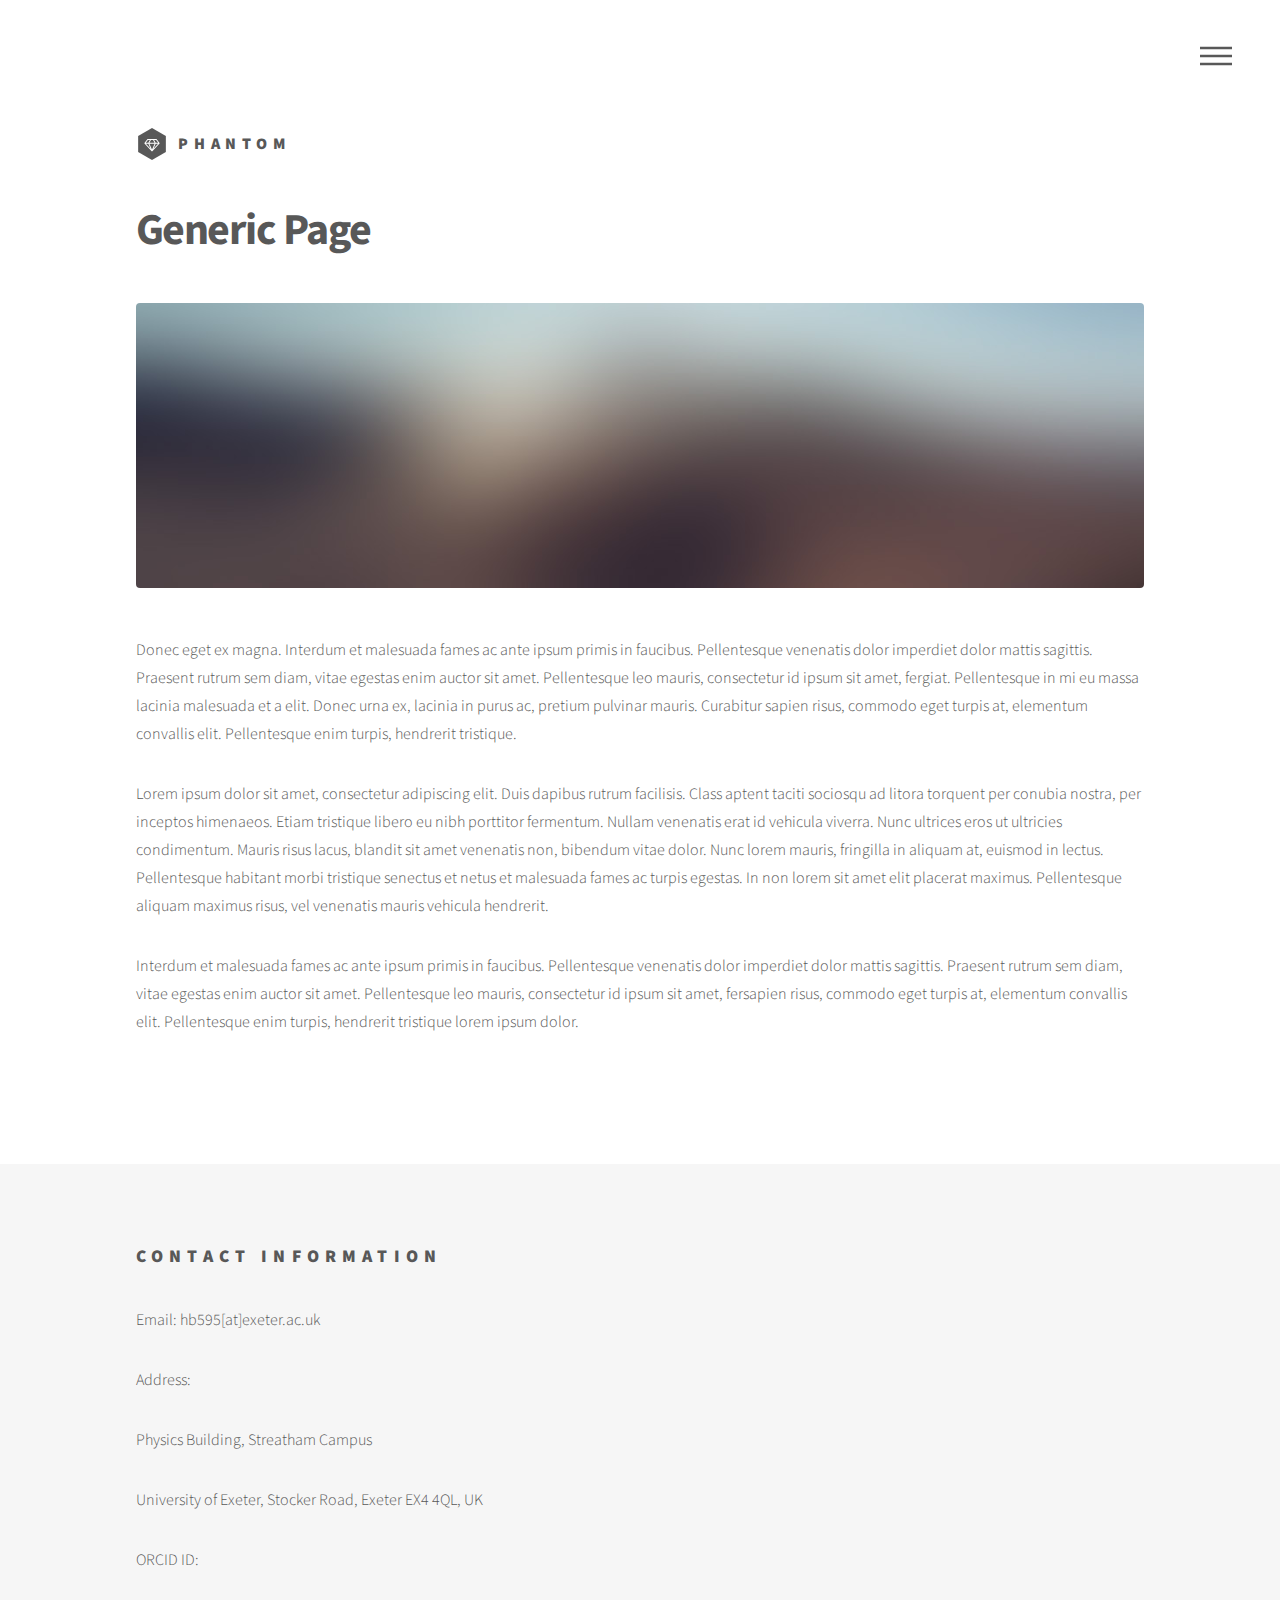
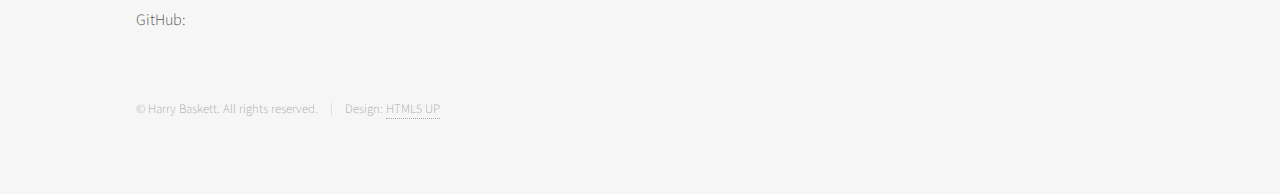
<file: generic copy 2.html>
<!DOCTYPE HTML>
<!--
	Phantom by HTML5 UP
	html5up.net | @ajlkn
	Free for personal and commercial use under the CCA 3.0 license (html5up.net/license)
-->
<html>
	<head>
		<title>Generic - Phantom by HTML5 UP</title>
		<meta charset="utf-8" />
		<meta name="viewport" content="width=device-width, initial-scale=1, user-scalable=no" />
		<link rel="stylesheet" href="assets/css/main.css" />
		<noscript><link rel="stylesheet" href="assets/css/noscript.css" /></noscript>
	</head>
	<body class="is-preload">
		<!-- Wrapper -->
			<div id="wrapper">

				<!-- Header -->
					<header id="header">
						<div class="inner">

							<!-- Logo -->
								<a href="index.html" class="logo">
									<span class="symbol"><img src="images/logo.svg" alt="" /></span><span class="title">Phantom</span>
								</a>

							<!-- Nav -->
								<nav>
									<ul>
										<li><a href="#menu">Menu</a></li>
									</ul>
								</nav>

						</div>
					</header>

				<!-- Menu -->
					<nav id="menu">
						<h2>Menu</h2>
						<ul>
							<li><a href="index.html">Home</a></li>
							<li><a href="generic.html">Ipsum veroeros</a></li>
							<li><a href="generic.html">Tempus etiam</a></li>
							<li><a href="generic.html">Consequat dolor</a></li>
							<li><a href="elements.html">Elements</a></li>
						</ul>
					</nav>

				<!-- Main -->
					<div id="main">
						<div class="inner">
							<h1>Generic Page</h1>
							<span class="image main"><img src="images/pic13.jpg" alt="" /></span>
							<p>Donec eget ex magna. Interdum et malesuada fames ac ante ipsum primis in faucibus. Pellentesque venenatis dolor imperdiet dolor mattis sagittis. Praesent rutrum sem diam, vitae egestas enim auctor sit amet. Pellentesque leo mauris, consectetur id ipsum sit amet, fergiat. Pellentesque in mi eu massa lacinia malesuada et a elit. Donec urna ex, lacinia in purus ac, pretium pulvinar mauris. Curabitur sapien risus, commodo eget turpis at, elementum convallis elit. Pellentesque enim turpis, hendrerit tristique.</p>
							<p>Lorem ipsum dolor sit amet, consectetur adipiscing elit. Duis dapibus rutrum facilisis. Class aptent taciti sociosqu ad litora torquent per conubia nostra, per inceptos himenaeos. Etiam tristique libero eu nibh porttitor fermentum. Nullam venenatis erat id vehicula viverra. Nunc ultrices eros ut ultricies condimentum. Mauris risus lacus, blandit sit amet venenatis non, bibendum vitae dolor. Nunc lorem mauris, fringilla in aliquam at, euismod in lectus. Pellentesque habitant morbi tristique senectus et netus et malesuada fames ac turpis egestas. In non lorem sit amet elit placerat maximus. Pellentesque aliquam maximus risus, vel venenatis mauris vehicula hendrerit.</p>
							<p>Interdum et malesuada fames ac ante ipsum primis in faucibus. Pellentesque venenatis dolor imperdiet dolor mattis sagittis. Praesent rutrum sem diam, vitae egestas enim auctor sit amet. Pellentesque leo mauris, consectetur id ipsum sit amet, fersapien risus, commodo eget turpis at, elementum convallis elit. Pellentesque enim turpis, hendrerit tristique lorem ipsum dolor.</p>
						</div>
					</div>

				<!-- Footer -->
					<footer id="footer">
						<div class="inner">
							<section>
								<h2>Contact Information</h2>
									<p>Email: hb595[at]exeter.ac.uk</p>
									<p>Address:</p>
									<p>Physics Building, Streatham Campus</p>
									<p>University of Exeter, Stocker Road, Exeter EX4 4QL, UK</p>
									<p>ORCID ID:</p>
									<p>GitHub:</p>
							</section>
							<ul class="copyright">
								<li>&copy; Harry Baskett. All rights reserved.</li><li>Design: <a href="http://html5up.net">HTML5 UP</a></li>
							</ul>
						</div>
					</footer>

			</div>

		<!-- Scripts -->
			<script src="assets/js/jquery.min.js"></script>
			<script src="assets/js/browser.min.js"></script>
			<script src="assets/js/breakpoints.min.js"></script>
			<script src="assets/js/util.js"></script>
			<script src="assets/js/main.js"></script>

	</body>

</html>
</file>
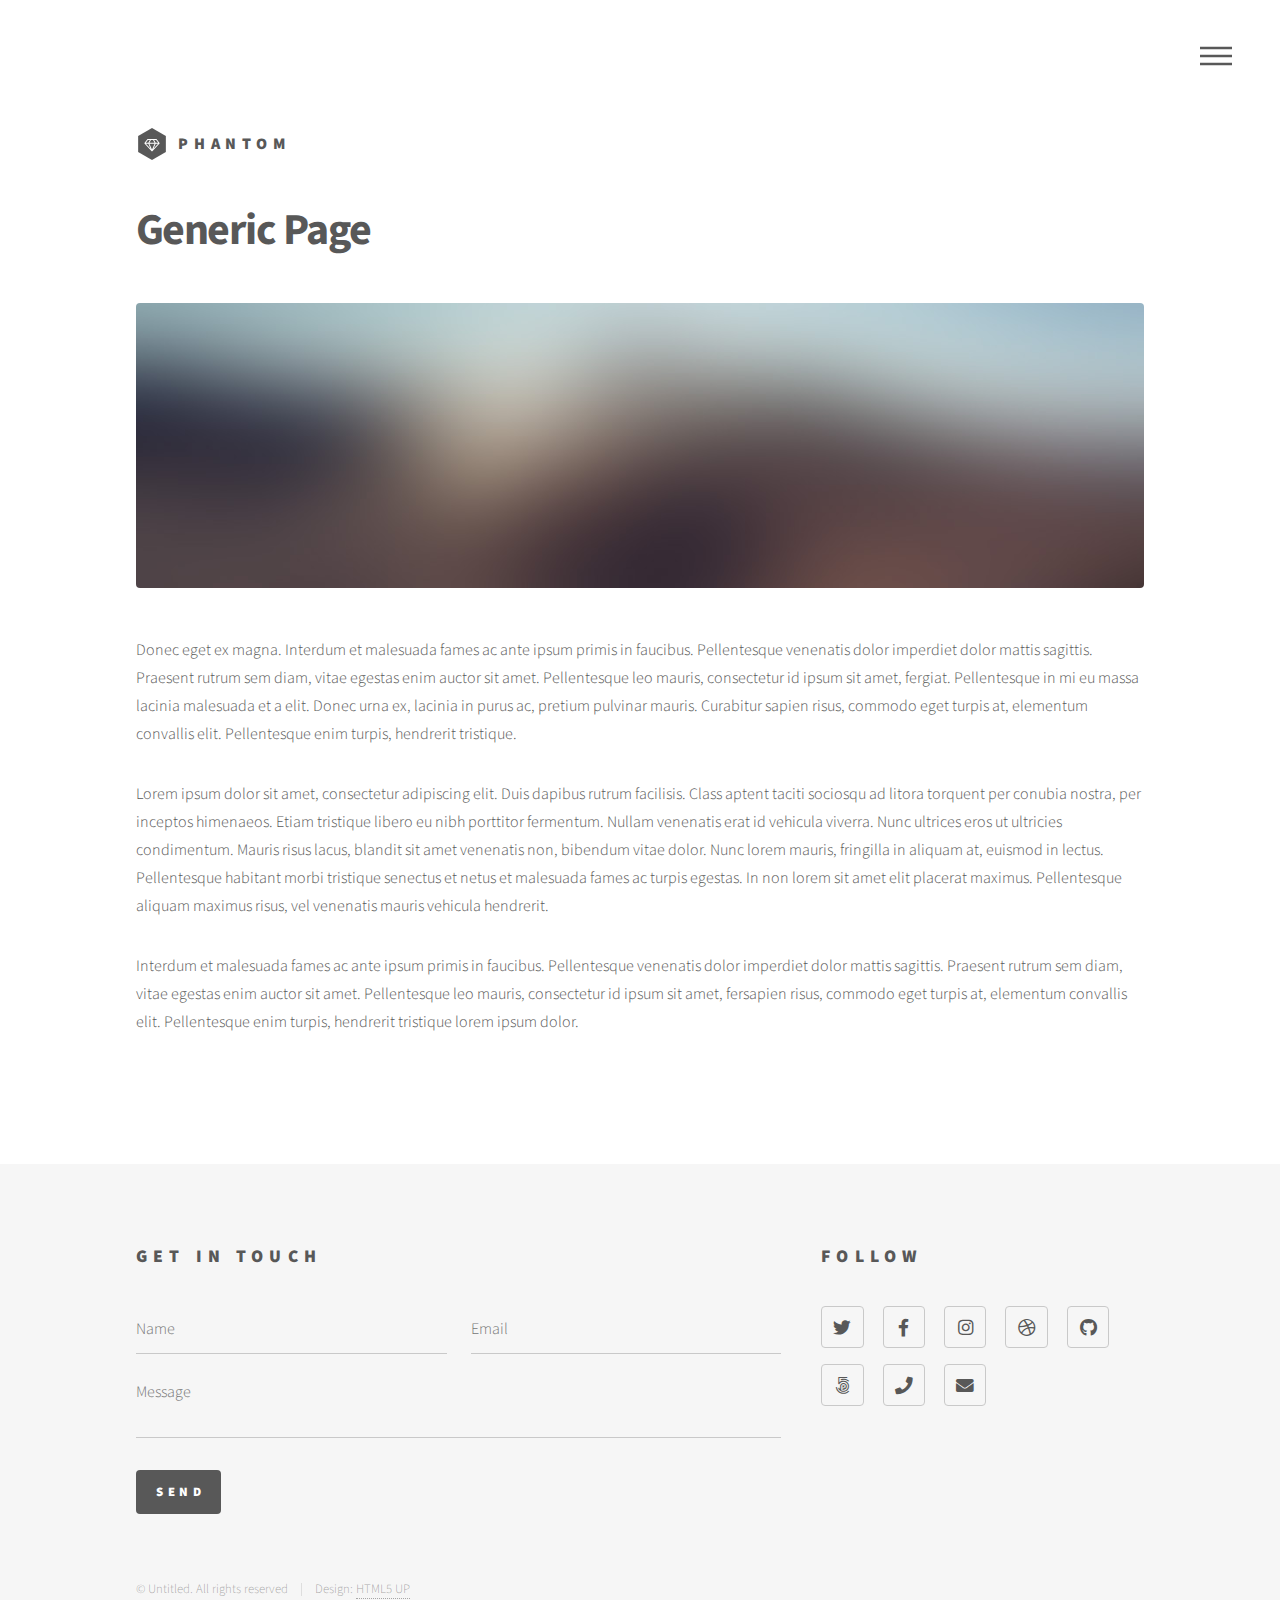
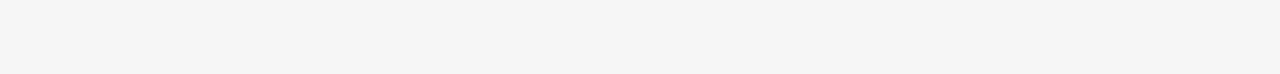
<file: generic.html>
<!DOCTYPE HTML>
<!--
	Phantom by HTML5 UP
	html5up.net | @ajlkn
	Free for personal and commercial use under the CCA 3.0 license (html5up.net/license)
-->
<html>
	<head>
		<title>Generic - Phantom by HTML5 UP</title>
		<meta charset="utf-8" />
		<meta name="viewport" content="width=device-width, initial-scale=1, user-scalable=no" />
		<link rel="stylesheet" href="assets/css/main.css" />
		<noscript><link rel="stylesheet" href="assets/css/noscript.css" /></noscript>
	</head>
	<body class="is-preload">
		<!-- Wrapper -->
			<div id="wrapper">

				<!-- Header -->
					<header id="header">
						<div class="inner">

							<!-- Logo -->
								<a href="index.html" class="logo">
									<span class="symbol"><img src="images/logo.svg" alt="" /></span><span class="title">Phantom</span>
								</a>

							<!-- Nav -->
								<nav>
									<ul>
										<li><a href="#menu">Menu</a></li>
									</ul>
								</nav>

						</div>
					</header>

				<!-- Menu -->
					<nav id="menu">
						<h2>Menu</h2>
						<ul>
							<li><a href="index.html">Home</a></li>
							<li><a href="generic.html">Ipsum veroeros</a></li>
							<li><a href="generic.html">Tempus etiam</a></li>
							<li><a href="generic.html">Consequat dolor</a></li>
							<li><a href="elements.html">Elements</a></li>
						</ul>
					</nav>

				<!-- Main -->
					<div id="main">
						<div class="inner">
							<h1>Generic Page</h1>
							<span class="image main"><img src="images/pic13.jpg" alt="" /></span>
							<p>Donec eget ex magna. Interdum et malesuada fames ac ante ipsum primis in faucibus. Pellentesque venenatis dolor imperdiet dolor mattis sagittis. Praesent rutrum sem diam, vitae egestas enim auctor sit amet. Pellentesque leo mauris, consectetur id ipsum sit amet, fergiat. Pellentesque in mi eu massa lacinia malesuada et a elit. Donec urna ex, lacinia in purus ac, pretium pulvinar mauris. Curabitur sapien risus, commodo eget turpis at, elementum convallis elit. Pellentesque enim turpis, hendrerit tristique.</p>
							<p>Lorem ipsum dolor sit amet, consectetur adipiscing elit. Duis dapibus rutrum facilisis. Class aptent taciti sociosqu ad litora torquent per conubia nostra, per inceptos himenaeos. Etiam tristique libero eu nibh porttitor fermentum. Nullam venenatis erat id vehicula viverra. Nunc ultrices eros ut ultricies condimentum. Mauris risus lacus, blandit sit amet venenatis non, bibendum vitae dolor. Nunc lorem mauris, fringilla in aliquam at, euismod in lectus. Pellentesque habitant morbi tristique senectus et netus et malesuada fames ac turpis egestas. In non lorem sit amet elit placerat maximus. Pellentesque aliquam maximus risus, vel venenatis mauris vehicula hendrerit.</p>
							<p>Interdum et malesuada fames ac ante ipsum primis in faucibus. Pellentesque venenatis dolor imperdiet dolor mattis sagittis. Praesent rutrum sem diam, vitae egestas enim auctor sit amet. Pellentesque leo mauris, consectetur id ipsum sit amet, fersapien risus, commodo eget turpis at, elementum convallis elit. Pellentesque enim turpis, hendrerit tristique lorem ipsum dolor.</p>
						</div>
					</div>

				<!-- Footer -->
					<footer id="footer">
						<div class="inner">
							<section>
								<h2>Get in touch</h2>
								<form method="post" action="#">
									<div class="fields">
										<div class="field half">
											<input type="text" name="name" id="name" placeholder="Name" />
										</div>
										<div class="field half">
											<input type="email" name="email" id="email" placeholder="Email" />
										</div>
										<div class="field">
											<textarea name="message" id="message" placeholder="Message"></textarea>
										</div>
									</div>
									<ul class="actions">
										<li><input type="submit" value="Send" class="primary" /></li>
									</ul>
								</form>
							</section>
							<section>
								<h2>Follow</h2>
								<ul class="icons">
									<li><a href="#" class="icon brands style2 fa-twitter"><span class="label">Twitter</span></a></li>
									<li><a href="#" class="icon brands style2 fa-facebook-f"><span class="label">Facebook</span></a></li>
									<li><a href="#" class="icon brands style2 fa-instagram"><span class="label">Instagram</span></a></li>
									<li><a href="#" class="icon brands style2 fa-dribbble"><span class="label">Dribbble</span></a></li>
									<li><a href="#" class="icon brands style2 fa-github"><span class="label">GitHub</span></a></li>
									<li><a href="#" class="icon brands style2 fa-500px"><span class="label">500px</span></a></li>
									<li><a href="#" class="icon solid style2 fa-phone"><span class="label">Phone</span></a></li>
									<li><a href="#" class="icon solid style2 fa-envelope"><span class="label">Email</span></a></li>
								</ul>
							</section>
							<ul class="copyright">
								<li>&copy; Untitled. All rights reserved</li><li>Design: <a href="http://html5up.net">HTML5 UP</a></li>
							</ul>
						</div>
					</footer>

			</div>

		<!-- Scripts -->
			<script src="assets/js/jquery.min.js"></script>
			<script src="assets/js/browser.min.js"></script>
			<script src="assets/js/breakpoints.min.js"></script>
			<script src="assets/js/util.js"></script>
			<script src="assets/js/main.js"></script>

	</body>
</html>
</file>
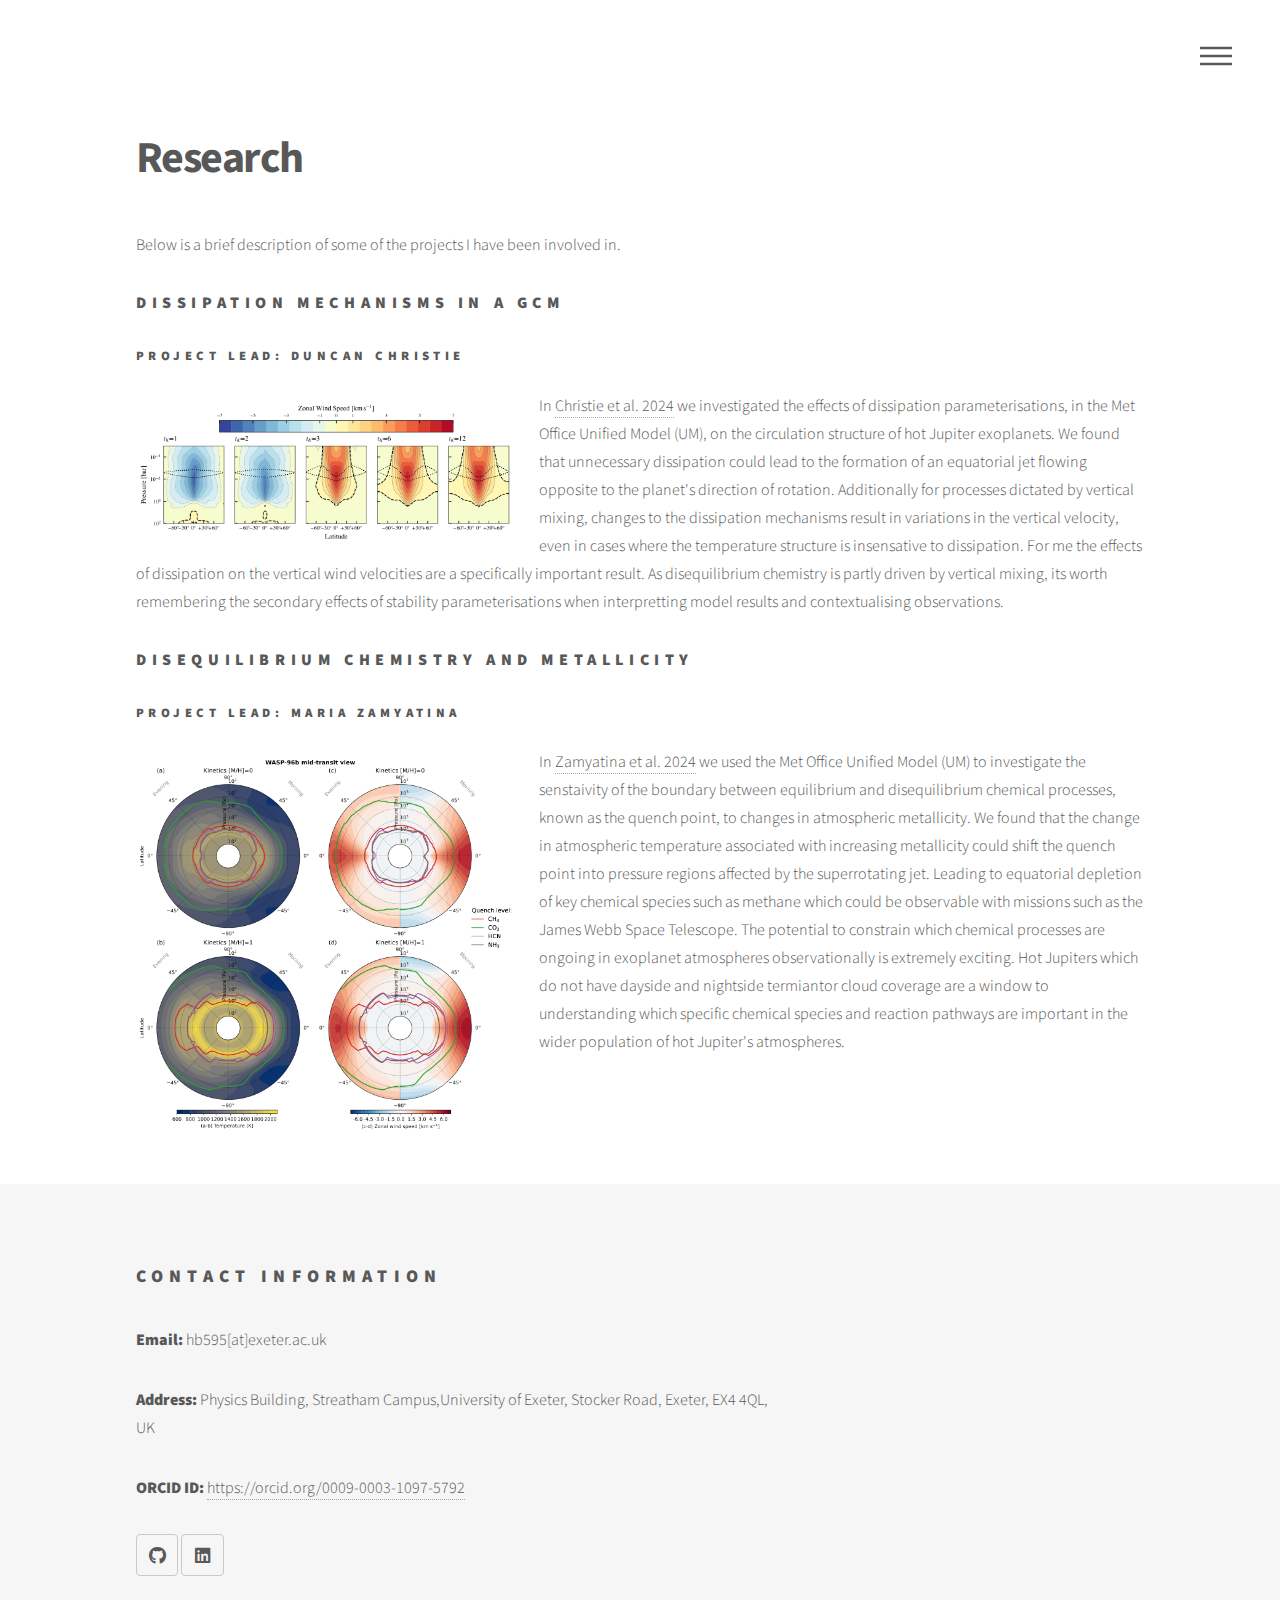
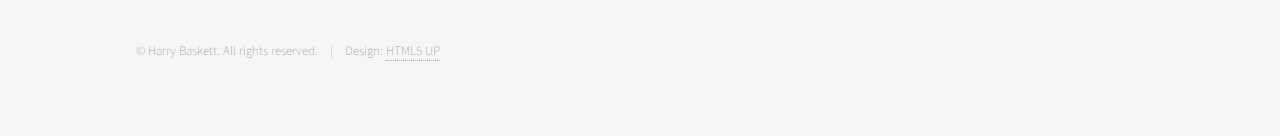
<file: research.html>
<!DOCTYPE HTML>
<!--
	Phantom by HTML5 UP
	html5up.net | @ajlkn
	Free for personal and commercial use under the CCA 3.0 license (html5up.net/license)
-->
<html>
	<head>
		<title>Harry Baskett</title>
		<meta charset="utf-8" />
		<meta name="viewport" content="width=device-width, initial-scale=1, user-scalable=no" />
		<link rel="stylesheet" href="assets/css/main.css" />
		<noscript><link rel="stylesheet" href="assets/css/noscript.css" /></noscript>
	</head>
	<body class="is-preload">
		<!-- Wrapper -->
			<div id="wrapper">

				<!-- Header -->
					<header id="header">
						<div class="inner">
							<!-- Nav -->
								<nav>
									<ul>
										<li><a href="#menu">Menu</a></li>
									</ul>
								</nav>
						</div>
					</header>

				<!-- Menu -->
					<nav id="menu">
						<h2>Menu</h2>
						<ul>
							<li><a href="index.html">Home</a></li>
							<li><a href="research.html">Research</a></li>
							<li><a href="cv.html">CV</a></li>
							<li><a href="#footer">Contact Information</a></li>
						</ul>
					</nav>

				<!-- Main -->
					<div id="main">
						<div class="inner">
							<h1>Research</h1>

							<p>Below is a brief description of some of the projects I have been involved in.</p>

							<!--In reverse chronological order-->
							
							<!--Mukherjee et al. 2025-->
							
							
							<!--Christie et al. 2023-->
							<h3>Dissipation Mechanisms in a GCM</h3>
							<h5>Project lead: Duncan Christie</h5>
							<p>
								<span class="image left">
								    <img src="images/Christie et al. 2024.png" alt="" />
								</span>
								In <a class="underline" href="https://academic.oup.com/mnras/article/532/3/3001/7689768" target="_blank">Christie et al. 2024</a> 
								we investigated the effects of dissipation parameterisations, in the Met Office Unified Model (UM), on the circulation structure of 
								hot Jupiter exoplanets. We found that unnecessary dissipation could lead to the formation of an equatorial jet flowing opposite to 
								the planet's direction of rotation. Additionally for processes dictated by vertical mixing, changes to the dissipation mechanisms 
								result in variations in the vertical velocity, even in cases where the temperature structure is insensative to dissipation. 
							
								For me the effects of dissipation on the vertical wind velocities are a specifically important result. As disequilibrium chemistry 
								is partly driven by vertical mixing, its worth remembering the secondary effects of stability parameterisations when interpretting 
								model results and contextualising observations.
							</p>

							<!--Zamyatina et al. 2023-->
							<h3>Disequilibrium Chemistry and Metallicity</h3>
							<h5>Project lead: Maria Zamyatina</h5>
							<p>
								<span class="image left">
								    <img src="images/Zamyatina et al. 2024.png" alt="" />
								</span>
								In <a class="underline" href="https://academic.oup.com/mnras/article/529/2/1776/7615449" target="_blank">Zamyatina et al. 2024</a> 
								we used the Met Office Unified Model (UM) to investigate the senstaivity of the boundary between equilibrium and disequilibrium
								chemical processes, known as the quench point, to changes in atmospheric metallicity. We found that the change in atmospheric 
								temperature associated with increasing metallicity could shift the quench point into pressure regions affected by the superrotating 
								jet. Leading to equatorial depletion of key chemical species such as methane which could be observable with missions such as 
								the James Webb Space Telescope.

								The potential to constrain which chemical processes are ongoing in exoplanet atmospheres observationally is extremely exciting. Hot 
								Jupiters which do not have dayside and nightside termiantor cloud coverage are a window to understanding which specific chemical species 
								and reaction pathways are important in the wider population of hot Jupiter's atmospheres.
							</p>
							
						</div>
					</div>

				<!-- Footer -->
					<footer id="footer">
						<div class="inner">
							<section>
								<h2>Contact Information</h2>
									<p><b>Email:</b> hb595[at]exeter.ac.uk</p>
									<p><b>Address:</b> 
										Physics Building, Streatham Campus,University of Exeter, Stocker Road, Exeter, EX4 4QL, UK</p>

								<!-- Link to my ORCID ID -->
									<p><b>ORCID ID:</b> 
									    <a
									    id="cy-effective-orcid-url"
									    class="underline"
									     href="https://orcid.org/0009-0003-1097-5792"
									     target="orcid.widget"
									     rel="me noopener noreferrer"
									     style="vertical-align: top">
									     	https://orcid.org/0009-0003-1097-5792
									    </a>
									</p>

								<ul class="icons">
									<li>
										<!-- GitHub -->
										<a href="https://github.com/Hbaskett/" class="icon brands style2 fa-github" target="_blank">
											<span class="label">Github</span>
										</a>
										<!-- LinkedIn -->
										<a href="https://www.linkedin.com/in/harry-baskett-55926b285/" class="icon brands style2 fa-linkedin" target="_blank">
										    <span class="label">LinkedIn</span>
										  </a>
									</li>
								</ul>
								
							</section>
							<ul class="copyright">
								<li>&copy; Harry Baskett. All rights reserved.</li><li>Design: <a href="http://html5up.net">HTML5 UP</a></li>
							</ul>
						</div>
					</footer>

			</div>

		<!-- Scripts -->
			<script src="assets/js/jquery.min.js"></script>
			<script src="assets/js/browser.min.js"></script>
			<script src="assets/js/breakpoints.min.js"></script>
			<script src="assets/js/util.js"></script>
			<script src="assets/js/main.js"></script>

	</body>

</html>
</file>
<file: assets/css/noscript.css>
/*
	Phantom by HTML5 UP
	html5up.net | @ajlkn
	Free for personal and commercial use under the CCA 3.0 license (html5up.net/license)
*/

/* Tiles */

	body.is-preload .tiles article {
		-moz-transform: none;
		-webkit-transform: none;
		-ms-transform: none;
		transform: none;
		opacity: 1;
	}
</file>
<file: assets/css/main.css>
@import url(fontawesome-all.min.css);
@import url("https://fonts.googleapis.com/css?family=Source+Sans+Pro:300,700,900");

/*
	Phantom by HTML5 UP
	html5up.net | @ajlkn
	Free for personal and commercial use under the CCA 3.0 license (html5up.net/license)
*/

html, body, div, span, applet, object,
iframe, h1, h2, h3, h4, h5, h6, p, blockquote,
pre, a, abbr, acronym, address, big, cite,
code, del, dfn, em, img, ins, kbd, q, s, samp,
small, strike, strong, sub, sup, tt, var, b,
u, i, center, dl, dt, dd, ol, ul, li, fieldset,
form, label, legend, table, caption, tbody,
tfoot, thead, tr, th, td, article, aside,
canvas, details, embed, figure, figcaption,
footer, header, hgroup, menu, nav, output, ruby,
section, summary, time, mark, audio, video {
	margin: 0;
	padding: 0;
	border: 0;
	font-size: 100%;
	font: inherit;
	vertical-align: baseline;}

article, aside, details, figcaption, figure,
footer, header, hgroup, menu, nav, section {
	display: block;}

body {
	line-height: 1;
}

ol, ul {
	list-style: none;
}

blockquote, q {
	quotes: none;
}

	blockquote:before, blockquote:after, q:before, q:after {
		content: '';
		content: none;
	}

table {
	border-collapse: collapse;
	border-spacing: 0;
}

body {
	-webkit-text-size-adjust: none;
}

mark {
	background-color: transparent;
	color: inherit;
}

input::-moz-focus-inner {
	border: 0;
	padding: 0;
}

input, select, textarea {
	-moz-appearance: none;
	-webkit-appearance: none;
	-ms-appearance: none;
	appearance: none;
}

/* Basic */

	@-ms-viewport {
		width: device-width;
	}

	body {
		-ms-overflow-style: scrollbar;
	}

	@media screen and (max-width: 480px) {

		html, body {
			min-width: 320px;
		}

	}

	html {
		box-sizing: border-box;
	}

	*, *:before, *:after {
		box-sizing: inherit;
	}

	body {
		background: #ffffff;
	}

		body.is-preload *, body.is-preload *:before, body.is-preload *:after {
			-moz-animation: none !important;
			-webkit-animation: none !important;
			-ms-animation: none !important;
			animation: none !important;
			-moz-transition: none !important;
			-webkit-transition: none !important;
			-ms-transition: none !important;
			transition: none !important;
		}

/* Type */

	body, input, select, textarea {
		color: #585858;
		font-family: "Source Sans Pro", Helvetica, sans-serif;
		font-size: 16pt;
		font-weight: 300;
		line-height: 1.75;
	}

		@media screen and (max-width: 1680px) {

			body, input, select, textarea {
				font-size: 14pt;
			}

		}

		@media screen and (max-width: 1280px) {

			body, input, select, textarea {
				font-size: 12pt;
			}

		}

	a {
		-moz-transition: border-bottom-color 0.2s ease, color 0.2s ease;
		-webkit-transition: border-bottom-color 0.2s ease, color 0.2s ease;
		-ms-transition: border-bottom-color 0.2s ease, color 0.2s ease;
		transition: border-bottom-color 0.2s ease, color 0.2s ease;
		text-decoration: none;
		color: #585858;
		border-bottom: dotted 1px rgba(88, 88, 88, 0.5);
	}

		a:hover {
			border-bottom-color: transparent;
			color: #f2849e !important;
		}

	strong, b {
		font-weight: 900;
	}

	em, i {
		font-style: italic;
	}

	p {
		margin: 0 0 2em 0;
	}

	h1 {
		font-size: 2.75em;
		font-weight: 700;
		line-height: 1.3;
		margin: 0 0 1em 0;
		letter-spacing: -0.035em;
	}

		h1 a {
			color: inherit;
		}

		@media screen and (max-width: 736px) {

			h1 {
				font-size: 2em;
				margin: 0 0 1em 0;
			}

		}

		@media screen and (max-width: 360px) {

			h1 {
				font-size: 1.75em;
			}

		}

	h2, h3, h4, h5, h6 {
		font-weight: 900;
		line-height: 1.5;
		margin: 0 0 2em 0;
		text-transform: uppercase;
		letter-spacing: 0.35em;
	}

		h2 a, h3 a, h4 a, h5 a, h6 a {
			color: inherit;
		}

	h2 {
		font-size: 1.1em;
	}

	h3 {
		font-size: 1em;
	}

	h4 {
		font-size: 0.8em;
	}

	h5 {
		font-size: 0.8em;
	}

	h6 {
		font-size: 0.8em;
	}

	@media screen and (max-width: 980px) {

		h1 br, h2 br, h3 br, h4 br, h5 br, h6 br {
			display: none;
		}

	}

	@media screen and (max-width: 736px) {

		h2 {
			font-size: 1em;
		}

		h3 {
			font-size: 0.8em;
		}

	}

	sub {
		font-size: 0.8em;
		position: relative;
		top: 0.5em;
	}

	sup {
		font-size: 0.8em;
		position: relative;
		top: -0.5em;
	}

	blockquote {
		border-left: solid 4px #c9c9c9;
		font-style: italic;
		margin: 0 0 2em 0;
		padding: 0.5em 0 0.5em 2em;
	}

	code {
		background: rgba(144, 144, 144, 0.075);
		border-radius: 4px;
		border: solid 1px #c9c9c9;
		font-family: "Courier New", monospace;
		font-size: 0.9em;
		margin: 0 0.25em;
		padding: 0.25em 0.65em;
	}

	pre {
		-webkit-overflow-scrolling: touch;
		font-family: "Courier New", monospace;
		font-size: 0.9em;
		margin: 0 0 2em 0;
	}

		pre code {
			display: block;
			line-height: 1.75;
			padding: 1em 1.5em;
			overflow-x: auto;
		}

	hr {
		border: 0;
		border-bottom: solid 1px #c9c9c9;
		margin: 2em 0;
	}

		hr.major {
			margin: 3em 0;
		}

	.align-left {
		text-align: left;
	}

	.align-center {
		text-align: center;
	}

	.align-right {
		text-align: right;
	}

/* Row */

	.row {
		display: flex;
		flex-wrap: wrap;
		box-sizing: border-box;
		align-items: stretch;
	}

		.row > * {
			box-sizing: border-box;
		}

		.row.gtr-uniform > * > :last-child {
			margin-bottom: 0;
		}

		.row.aln-left {
			justify-content: flex-start;
		}

		.row.aln-center {
			justify-content: center;
		}

		.row.aln-right {
			justify-content: flex-end;
		}

		.row.aln-top {
			align-items: flex-start;
		}

		.row.aln-middle {
			align-items: center;
		}

		.row.aln-bottom {
			align-items: flex-end;
		}

		.row > .imp {
			order: -1;
		}

		.row > .col-1 {
			width: 8.33333%;
		}

		.row > .off-1 {
			margin-left: 8.33333%;
		}

		.row > .col-2 {
			width: 16.66667%;
		}

		.row > .off-2 {
			margin-left: 16.66667%;
		}

		.row > .col-3 {
			width: 25%;
		}

		.row > .off-3 {
			margin-left: 25%;
		}

		.row > .col-4 {
			width: 33.33333%;
		}

		.row > .off-4 {
			margin-left: 33.33333%;
		}

		.row > .col-5 {
			width: 41.66667%;
		}

		.row > .off-5 {
			margin-left: 41.66667%;
		}

		.row > .col-6 {
			width: 50%;
		}

		.row > .off-6 {
			margin-left: 50%;
		}

		.row > .col-7 {
			width: 58.33333%;
		}

		.row > .off-7 {
			margin-left: 58.33333%;
		}

		.row > .col-8 {
			width: 66.66667%;
		}

		.row > .off-8 {
			margin-left: 66.66667%;
		}

		.row > .col-9 {
			width: 75%;
		}

		.row > .off-9 {
			margin-left: 75%;
		}

		.row > .col-10 {
			width: 83.33333%;
		}

		.row > .off-10 {
			margin-left: 83.33333%;
		}

		.row > .col-11 {
			width: 91.66667%;
		}

		.row > .off-11 {
			margin-left: 91.66667%;
		}

		.row > .col-12 {
			width: 100%;
		}

		.row > .off-12 {
			margin-left: 100%;
		}

		.row.gtr-0 {
			margin-top: 0;
			margin-left: 0em;
		}

			.row.gtr-0 > * {
				padding: 0 0 0 0em;
			}

			.row.gtr-0.gtr-uniform {
				margin-top: 0em;
			}

				.row.gtr-0.gtr-uniform > * {
					padding-top: 0em;
				}

		.row.gtr-25 {
			margin-top: 0;
			margin-left: -0.5em;
		}

			.row.gtr-25 > * {
				padding: 0 0 0 0.5em;
			}

			.row.gtr-25.gtr-uniform {
				margin-top: -0.5em;
			}

				.row.gtr-25.gtr-uniform > * {
					padding-top: 0.5em;
				}

		.row.gtr-50 {
			margin-top: 0;
			margin-left: -1em;
		}

			.row.gtr-50 > * {
				padding: 0 0 0 1em;
			}

			.row.gtr-50.gtr-uniform {
				margin-top: -1em;
			}

				.row.gtr-50.gtr-uniform > * {
					padding-top: 1em;
				}

		.row {
			margin-top: 0;
			margin-left: -2em;
		}

			.row > * {
				padding: 0 0 0 2em;
			}

			.row.gtr-uniform {
				margin-top: -2em;
			}

				.row.gtr-uniform > * {
					padding-top: 2em;
				}

		.row.gtr-150 {
			margin-top: 0;
			margin-left: -3em;
		}

			.row.gtr-150 > * {
				padding: 0 0 0 3em;
			}

			.row.gtr-150.gtr-uniform {
				margin-top: -3em;
			}

				.row.gtr-150.gtr-uniform > * {
					padding-top: 3em;
				}

		.row.gtr-200 {
			margin-top: 0;
			margin-left: -4em;
		}

			.row.gtr-200 > * {
				padding: 0 0 0 4em;
			}

			.row.gtr-200.gtr-uniform {
				margin-top: -4em;
			}

				.row.gtr-200.gtr-uniform > * {
					padding-top: 4em;
				}

		@media screen and (max-width: 1680px) {

			.row {
				display: flex;
				flex-wrap: wrap;
				box-sizing: border-box;
				align-items: stretch;
			}

				.row > * {
					box-sizing: border-box;
				}

				.row.gtr-uniform > * > :last-child {
					margin-bottom: 0;
				}

				.row.aln-left {
					justify-content: flex-start;
				}

				.row.aln-center {
					justify-content: center;
				}

				.row.aln-right {
					justify-content: flex-end;
				}

				.row.aln-top {
					align-items: flex-start;
				}

				.row.aln-middle {
					align-items: center;
				}

				.row.aln-bottom {
					align-items: flex-end;
				}

				.row > .imp-xlarge {
					order: -1;
				}

				.row > .col-1-xlarge {
					width: 8.33333%;
				}

				.row > .off-1-xlarge {
					margin-left: 8.33333%;
				}

				.row > .col-2-xlarge {
					width: 16.66667%;
				}

				.row > .off-2-xlarge {
					margin-left: 16.66667%;
				}

				.row > .col-3-xlarge {
					width: 25%;
				}

				.row > .off-3-xlarge {
					margin-left: 25%;
				}

				.row > .col-4-xlarge {
					width: 33.33333%;
				}

				.row > .off-4-xlarge {
					margin-left: 33.33333%;
				}

				.row > .col-5-xlarge {
					width: 41.66667%;
				}

				.row > .off-5-xlarge {
					margin-left: 41.66667%;
				}

				.row > .col-6-xlarge {
					width: 50%;
				}

				.row > .off-6-xlarge {
					margin-left: 50%;
				}

				.row > .col-7-xlarge {
					width: 58.33333%;
				}

				.row > .off-7-xlarge {
					margin-left: 58.33333%;
				}

				.row > .col-8-xlarge {
					width: 66.66667%;
				}

				.row > .off-8-xlarge {
					margin-left: 66.66667%;
				}

				.row > .col-9-xlarge {
					width: 75%;
				}

				.row > .off-9-xlarge {
					margin-left: 75%;
				}

				.row > .col-10-xlarge {
					width: 83.33333%;
				}

				.row > .off-10-xlarge {
					margin-left: 83.33333%;
				}

				.row > .col-11-xlarge {
					width: 91.66667%;
				}

				.row > .off-11-xlarge {
					margin-left: 91.66667%;
				}

				.row > .col-12-xlarge {
					width: 100%;
				}

				.row > .off-12-xlarge {
					margin-left: 100%;
				}

				.row.gtr-0 {
					margin-top: 0;
					margin-left: 0em;
				}

					.row.gtr-0 > * {
						padding: 0 0 0 0em;
					}

					.row.gtr-0.gtr-uniform {
						margin-top: 0em;
					}

						.row.gtr-0.gtr-uniform > * {
							padding-top: 0em;
						}

				.row.gtr-25 {
					margin-top: 0;
					margin-left: -0.5em;
				}

					.row.gtr-25 > * {
						padding: 0 0 0 0.5em;
					}

					.row.gtr-25.gtr-uniform {
						margin-top: -0.5em;
					}

						.row.gtr-25.gtr-uniform > * {
							padding-top: 0.5em;
						}

				.row.gtr-50 {
					margin-top: 0;
					margin-left: -1em;
				}

					.row.gtr-50 > * {
						padding: 0 0 0 1em;
					}

					.row.gtr-50.gtr-uniform {
						margin-top: -1em;
					}

						.row.gtr-50.gtr-uniform > * {
							padding-top: 1em;
						}

				.row {
					margin-top: 0;
					margin-left: -2em;
				}

					.row > * {
						padding: 0 0 0 2em;
					}

					.row.gtr-uniform {
						margin-top: -2em;
					}

						.row.gtr-uniform > * {
							padding-top: 2em;
						}

				.row.gtr-150 {
					margin-top: 0;
					margin-left: -3em;
				}

					.row.gtr-150 > * {
						padding: 0 0 0 3em;
					}

					.row.gtr-150.gtr-uniform {
						margin-top: -3em;
					}

						.row.gtr-150.gtr-uniform > * {
							padding-top: 3em;
						}

				.row.gtr-200 {
					margin-top: 0;
					margin-left: -4em;
				}

					.row.gtr-200 > * {
						padding: 0 0 0 4em;
					}

					.row.gtr-200.gtr-uniform {
						margin-top: -4em;
					}

						.row.gtr-200.gtr-uniform > * {
							padding-top: 4em;
						}

		}

		@media screen and (max-width: 1280px) {

			.row {
				display: flex;
				flex-wrap: wrap;
				box-sizing: border-box;
				align-items: stretch;
			}

				.row > * {
					box-sizing: border-box;
				}

				.row.gtr-uniform > * > :last-child {
					margin-bottom: 0;
				}

				.row.aln-left {
					justify-content: flex-start;
				}

				.row.aln-center {
					justify-content: center;
				}

				.row.aln-right {
					justify-content: flex-end;
				}

				.row.aln-top {
					align-items: flex-start;
				}

				.row.aln-middle {
					align-items: center;
				}

				.row.aln-bottom {
					align-items: flex-end;
				}

				.row > .imp-large {
					order: -1;
				}

				.row > .col-1-large {
					width: 8.33333%;
				}

				.row > .off-1-large {
					margin-left: 8.33333%;
				}

				.row > .col-2-large {
					width: 16.66667%;
				}

				.row > .off-2-large {
					margin-left: 16.66667%;
				}

				.row > .col-3-large {
					width: 25%;
				}

				.row > .off-3-large {
					margin-left: 25%;
				}

				.row > .col-4-large {
					width: 33.33333%;
				}

				.row > .off-4-large {
					margin-left: 33.33333%;
				}

				.row > .col-5-large {
					width: 41.66667%;
				}

				.row > .off-5-large {
					margin-left: 41.66667%;
				}

				.row > .col-6-large {
					width: 50%;
				}

				.row > .off-6-large {
					margin-left: 50%;
				}

				.row > .col-7-large {
					width: 58.33333%;
				}

				.row > .off-7-large {
					margin-left: 58.33333%;
				}

				.row > .col-8-large {
					width: 66.66667%;
				}

				.row > .off-8-large {
					margin-left: 66.66667%;
				}

				.row > .col-9-large {
					width: 75%;
				}

				.row > .off-9-large {
					margin-left: 75%;
				}

				.row > .col-10-large {
					width: 83.33333%;
				}

				.row > .off-10-large {
					margin-left: 83.33333%;
				}

				.row > .col-11-large {
					width: 91.66667%;
				}

				.row > .off-11-large {
					margin-left: 91.66667%;
				}

				.row > .col-12-large {
					width: 100%;
				}

				.row > .off-12-large {
					margin-left: 100%;
				}

				.row.gtr-0 {
					margin-top: 0;
					margin-left: 0em;
				}

					.row.gtr-0 > * {
						padding: 0 0 0 0em;
					}

					.row.gtr-0.gtr-uniform {
						margin-top: 0em;
					}

						.row.gtr-0.gtr-uniform > * {
							padding-top: 0em;
						}

				.row.gtr-25 {
					margin-top: 0;
					margin-left: -0.5em;
				}

					.row.gtr-25 > * {
						padding: 0 0 0 0.5em;
					}

					.row.gtr-25.gtr-uniform {
						margin-top: -0.5em;
					}

						.row.gtr-25.gtr-uniform > * {
							padding-top: 0.5em;
						}

				.row.gtr-50 {
					margin-top: 0;
					margin-left: -1em;
				}

					.row.gtr-50 > * {
						padding: 0 0 0 1em;
					}

					.row.gtr-50.gtr-uniform {
						margin-top: -1em;
					}

						.row.gtr-50.gtr-uniform > * {
							padding-top: 1em;
						}

				.row {
					margin-top: 0;
					margin-left: -2em;
				}

					.row > * {
						padding: 0 0 0 2em;
					}

					.row.gtr-uniform {
						margin-top: -2em;
					}

						.row.gtr-uniform > * {
							padding-top: 2em;
						}

				.row.gtr-150 {
					margin-top: 0;
					margin-left: -3em;
				}

					.row.gtr-150 > * {
						padding: 0 0 0 3em;
					}

					.row.gtr-150.gtr-uniform {
						margin-top: -3em;
					}

						.row.gtr-150.gtr-uniform > * {
							padding-top: 3em;
						}

				.row.gtr-200 {
					margin-top: 0;
					margin-left: -4em;
				}

					.row.gtr-200 > * {
						padding: 0 0 0 4em;
					}

					.row.gtr-200.gtr-uniform {
						margin-top: -4em;
					}

						.row.gtr-200.gtr-uniform > * {
							padding-top: 4em;
						}

		}

		@media screen and (max-width: 980px) {

			.row {
				display: flex;
				flex-wrap: wrap;
				box-sizing: border-box;
				align-items: stretch;
			}

				.row > * {
					box-sizing: border-box;
				}

				.row.gtr-uniform > * > :last-child {
					margin-bottom: 0;
				}

				.row.aln-left {
					justify-content: flex-start;
				}

				.row.aln-center {
					justify-content: center;
				}

				.row.aln-right {
					justify-content: flex-end;
				}

				.row.aln-top {
					align-items: flex-start;
				}

				.row.aln-middle {
					align-items: center;
				}

				.row.aln-bottom {
					align-items: flex-end;
				}

				.row > .imp-medium {
					order: -1;
				}

				.row > .col-1-medium {
					width: 8.33333%;
				}

				.row > .off-1-medium {
					margin-left: 8.33333%;
				}

				.row > .col-2-medium {
					width: 16.66667%;
				}

				.row > .off-2-medium {
					margin-left: 16.66667%;
				}

				.row > .col-3-medium {
					width: 25%;
				}

				.row > .off-3-medium {
					margin-left: 25%;
				}

				.row > .col-4-medium {
					width: 33.33333%;
				}

				.row > .off-4-medium {
					margin-left: 33.33333%;
				}

				.row > .col-5-medium {
					width: 41.66667%;
				}

				.row > .off-5-medium {
					margin-left: 41.66667%;
				}

				.row > .col-6-medium {
					width: 50%;
				}

				.row > .off-6-medium {
					margin-left: 50%;
				}

				.row > .col-7-medium {
					width: 58.33333%;
				}

				.row > .off-7-medium {
					margin-left: 58.33333%;
				}

				.row > .col-8-medium {
					width: 66.66667%;
				}

				.row > .off-8-medium {
					margin-left: 66.66667%;
				}

				.row > .col-9-medium {
					width: 75%;
				}

				.row > .off-9-medium {
					margin-left: 75%;
				}

				.row > .col-10-medium {
					width: 83.33333%;
				}

				.row > .off-10-medium {
					margin-left: 83.33333%;
				}

				.row > .col-11-medium {
					width: 91.66667%;
				}

				.row > .off-11-medium {
					margin-left: 91.66667%;
				}

				.row > .col-12-medium {
					width: 100%;
				}

				.row > .off-12-medium {
					margin-left: 100%;
				}

				.row.gtr-0 {
					margin-top: 0;
					margin-left: 0em;
				}

					.row.gtr-0 > * {
						padding: 0 0 0 0em;
					}

					.row.gtr-0.gtr-uniform {
						margin-top: 0em;
					}

						.row.gtr-0.gtr-uniform > * {
							padding-top: 0em;
						}

				.row.gtr-25 {
					margin-top: 0;
					margin-left: -0.375em;
				}

					.row.gtr-25 > * {
						padding: 0 0 0 0.375em;
					}

					.row.gtr-25.gtr-uniform {
						margin-top: -0.375em;
					}

						.row.gtr-25.gtr-uniform > * {
							padding-top: 0.375em;
						}

				.row.gtr-50 {
					margin-top: 0;
					margin-left: -0.75em;
				}

					.row.gtr-50 > * {
						padding: 0 0 0 0.75em;
					}

					.row.gtr-50.gtr-uniform {
						margin-top: -0.75em;
					}

						.row.gtr-50.gtr-uniform > * {
							padding-top: 0.75em;
						}

				.row {
					margin-top: 0;
					margin-left: -1.5em;
				}

					.row > * {
						padding: 0 0 0 1.5em;
					}

					.row.gtr-uniform {
						margin-top: -1.5em;
					}

						.row.gtr-uniform > * {
							padding-top: 1.5em;
						}

				.row.gtr-150 {
					margin-top: 0;
					margin-left: -2.25em;
				}

					.row.gtr-150 > * {
						padding: 0 0 0 2.25em;
					}

					.row.gtr-150.gtr-uniform {
						margin-top: -2.25em;
					}

						.row.gtr-150.gtr-uniform > * {
							padding-top: 2.25em;
						}

				.row.gtr-200 {
					margin-top: 0;
					margin-left: -3em;
				}

					.row.gtr-200 > * {
						padding: 0 0 0 3em;
					}

					.row.gtr-200.gtr-uniform {
						margin-top: -3em;
					}

						.row.gtr-200.gtr-uniform > * {
							padding-top: 3em;
						}

		}

		@media screen and (max-width: 736px) {

			.row {
				display: flex;
				flex-wrap: wrap;
				box-sizing: border-box;
				align-items: stretch;
			}

				.row > * {
					box-sizing: border-box;
				}

				.row.gtr-uniform > * > :last-child {
					margin-bottom: 0;
				}

				.row.aln-left {
					justify-content: flex-start;
				}

				.row.aln-center {
					justify-content: center;
				}

				.row.aln-right {
					justify-content: flex-end;
				}

				.row.aln-top {
					align-items: flex-start;
				}

				.row.aln-middle {
					align-items: center;
				}

				.row.aln-bottom {
					align-items: flex-end;
				}

				.row > .imp-small {
					order: -1;
				}

				.row > .col-1-small {
					width: 8.33333%;
				}

				.row > .off-1-small {
					margin-left: 8.33333%;
				}

				.row > .col-2-small {
					width: 16.66667%;
				}

				.row > .off-2-small {
					margin-left: 16.66667%;
				}

				.row > .col-3-small {
					width: 25%;
				}

				.row > .off-3-small {
					margin-left: 25%;
				}

				.row > .col-4-small {
					width: 33.33333%;
				}

				.row > .off-4-small {
					margin-left: 33.33333%;
				}

				.row > .col-5-small {
					width: 41.66667%;
				}

				.row > .off-5-small {
					margin-left: 41.66667%;
				}

				.row > .col-6-small {
					width: 50%;
				}

				.row > .off-6-small {
					margin-left: 50%;
				}

				.row > .col-7-small {
					width: 58.33333%;
				}

				.row > .off-7-small {
					margin-left: 58.33333%;
				}

				.row > .col-8-small {
					width: 66.66667%;
				}

				.row > .off-8-small {
					margin-left: 66.66667%;
				}

				.row > .col-9-small {
					width: 75%;
				}

				.row > .off-9-small {
					margin-left: 75%;
				}

				.row > .col-10-small {
					width: 83.33333%;
				}

				.row > .off-10-small {
					margin-left: 83.33333%;
				}

				.row > .col-11-small {
					width: 91.66667%;
				}

				.row > .off-11-small {
					margin-left: 91.66667%;
				}

				.row > .col-12-small {
					width: 100%;
				}

				.row > .off-12-small {
					margin-left: 100%;
				}

				.row.gtr-0 {
					margin-top: 0;
					margin-left: 0em;
				}

					.row.gtr-0 > * {
						padding: 0 0 0 0em;
					}

					.row.gtr-0.gtr-uniform {
						margin-top: 0em;
					}

						.row.gtr-0.gtr-uniform > * {
							padding-top: 0em;
						}

				.row.gtr-25 {
					margin-top: 0;
					margin-left: -0.25em;
				}

					.row.gtr-25 > * {
						padding: 0 0 0 0.25em;
					}

					.row.gtr-25.gtr-uniform {
						margin-top: -0.25em;
					}

						.row.gtr-25.gtr-uniform > * {
							padding-top: 0.25em;
						}

				.row.gtr-50 {
					margin-top: 0;
					margin-left: -0.5em;
				}

					.row.gtr-50 > * {
						padding: 0 0 0 0.5em;
					}

					.row.gtr-50.gtr-uniform {
						margin-top: -0.5em;
					}

						.row.gtr-50.gtr-uniform > * {
							padding-top: 0.5em;
						}

				.row {
					margin-top: 0;
					margin-left: -1em;
				}

					.row > * {
						padding: 0 0 0 1em;
					}

					.row.gtr-uniform {
						margin-top: -1em;
					}

						.row.gtr-uniform > * {
							padding-top: 1em;
						}

				.row.gtr-150 {
					margin-top: 0;
					margin-left: -1.5em;
				}

					.row.gtr-150 > * {
						padding: 0 0 0 1.5em;
					}

					.row.gtr-150.gtr-uniform {
						margin-top: -1.5em;
					}

						.row.gtr-150.gtr-uniform > * {
							padding-top: 1.5em;
						}

				.row.gtr-200 {
					margin-top: 0;
					margin-left: -2em;
				}

					.row.gtr-200 > * {
						padding: 0 0 0 2em;
					}

					.row.gtr-200.gtr-uniform {
						margin-top: -2em;
					}

						.row.gtr-200.gtr-uniform > * {
							padding-top: 2em;
						}

		}

		@media screen and (max-width: 480px) {

			.row {
				display: flex;
				flex-wrap: wrap;
				box-sizing: border-box;
				align-items: stretch;
			}

				.row > * {
					box-sizing: border-box;
				}

				.row.gtr-uniform > * > :last-child {
					margin-bottom: 0;
				}

				.row.aln-left {
					justify-content: flex-start;
				}

				.row.aln-center {
					justify-content: center;
				}

				.row.aln-right {
					justify-content: flex-end;
				}

				.row.aln-top {
					align-items: flex-start;
				}

				.row.aln-middle {
					align-items: center;
				}

				.row.aln-bottom {
					align-items: flex-end;
				}

				.row > .imp-xsmall {
					order: -1;
				}

				.row > .col-1-xsmall {
					width: 8.33333%;
				}

				.row > .off-1-xsmall {
					margin-left: 8.33333%;
				}

				.row > .col-2-xsmall {
					width: 16.66667%;
				}

				.row > .off-2-xsmall {
					margin-left: 16.66667%;
				}

				.row > .col-3-xsmall {
					width: 25%;
				}

				.row > .off-3-xsmall {
					margin-left: 25%;
				}

				.row > .col-4-xsmall {
					width: 33.33333%;
				}

				.row > .off-4-xsmall {
					margin-left: 33.33333%;
				}

				.row > .col-5-xsmall {
					width: 41.66667%;
				}

				.row > .off-5-xsmall {
					margin-left: 41.66667%;
				}

				.row > .col-6-xsmall {
					width: 50%;
				}

				.row > .off-6-xsmall {
					margin-left: 50%;
				}

				.row > .col-7-xsmall {
					width: 58.33333%;
				}

				.row > .off-7-xsmall {
					margin-left: 58.33333%;
				}

				.row > .col-8-xsmall {
					width: 66.66667%;
				}

				.row > .off-8-xsmall {
					margin-left: 66.66667%;
				}

				.row > .col-9-xsmall {
					width: 75%;
				}

				.row > .off-9-xsmall {
					margin-left: 75%;
				}

				.row > .col-10-xsmall {
					width: 83.33333%;
				}

				.row > .off-10-xsmall {
					margin-left: 83.33333%;
				}

				.row > .col-11-xsmall {
					width: 91.66667%;
				}

				.row > .off-11-xsmall {
					margin-left: 91.66667%;
				}

				.row > .col-12-xsmall {
					width: 100%;
				}

				.row > .off-12-xsmall {
					margin-left: 100%;
				}

				.row.gtr-0 {
					margin-top: 0;
					margin-left: 0em;
				}

					.row.gtr-0 > * {
						padding: 0 0 0 0em;
					}

					.row.gtr-0.gtr-uniform {
						margin-top: 0em;
					}

						.row.gtr-0.gtr-uniform > * {
							padding-top: 0em;
						}

				.row.gtr-25 {
					margin-top: 0;
					margin-left: -0.25em;
				}

					.row.gtr-25 > * {
						padding: 0 0 0 0.25em;
					}

					.row.gtr-25.gtr-uniform {
						margin-top: -0.25em;
					}

						.row.gtr-25.gtr-uniform > * {
							padding-top: 0.25em;
						}

				.row.gtr-50 {
					margin-top: 0;
					margin-left: -0.5em;
				}

					.row.gtr-50 > * {
						padding: 0 0 0 0.5em;
					}

					.row.gtr-50.gtr-uniform {
						margin-top: -0.5em;
					}

						.row.gtr-50.gtr-uniform > * {
							padding-top: 0.5em;
						}

				.row {
					margin-top: 0;
					margin-left: -1em;
				}

					.row > * {
						padding: 0 0 0 1em;
					}

					.row.gtr-uniform {
						margin-top: -1em;
					}

						.row.gtr-uniform > * {
							padding-top: 1em;
						}

				.row.gtr-150 {
					margin-top: 0;
					margin-left: -1.5em;
				}

					.row.gtr-150 > * {
						padding: 0 0 0 1.5em;
					}

					.row.gtr-150.gtr-uniform {
						margin-top: -1.5em;
					}

						.row.gtr-150.gtr-uniform > * {
							padding-top: 1.5em;
						}

				.row.gtr-200 {
					margin-top: 0;
					margin-left: -2em;
				}

					.row.gtr-200 > * {
						padding: 0 0 0 2em;
					}

					.row.gtr-200.gtr-uniform {
						margin-top: -2em;
					}

						.row.gtr-200.gtr-uniform > * {
							padding-top: 2em;
						}

		}

/* Section/Article */

	section.special, article.special {
		text-align: center;
	}

	header p {
		margin-top: -1em;
	}

	@media screen and (max-width: 736px) {

		header p {
			margin-top: 0;
		}

	}

/* Icon */

	.icon {
		text-decoration: none;
		border-bottom: none;
		position: relative;
	}

		.icon:before {
			-moz-osx-font-smoothing: grayscale;
			-webkit-font-smoothing: antialiased;
			display: inline-block;
			font-style: normal;
			font-variant: normal;
			text-rendering: auto;
			line-height: 1;
			text-transform: none !important;
			font-family: 'Font Awesome 5 Free';
			font-weight: 400;
		}

		.icon > .label {
			display: none;
		}

		.icon:before {
			line-height: inherit;
		}

		.icon.solid:before {
			font-weight: 900;
		}

		.icon.brands:before {
			font-family: 'Font Awesome 5 Brands';
		}

		.icon.style2 {
			-moz-transition: background-color 0.2s ease-in-out, color 0.2s ease-in-out, border-color 0.2s ease-in-out;
			-webkit-transition: background-color 0.2s ease-in-out, color 0.2s ease-in-out, border-color 0.2s ease-in-out;
			-ms-transition: background-color 0.2s ease-in-out, color 0.2s ease-in-out, border-color 0.2s ease-in-out;
			transition: background-color 0.2s ease-in-out, color 0.2s ease-in-out, border-color 0.2s ease-in-out;
			background-color: transparent;
			border: solid 1px #c9c9c9;
			border-radius: 4px;
			width: 2.65em;
			height: 2.65em;
			display: inline-block;
			text-align: center;
			line-height: 2.65em;
			color: inherit;
		}

			.icon.style2:before {
				font-size: 1.1em;
			}

			.icon.style2:hover {
				color: #f2849e;
				border-color: #f2849e;
			}

			.icon.style2:active {
				background-color: rgba(242, 132, 158, 0.1);
			}

/* List */

	ol {
		list-style: decimal;
		margin: 0 0 2em 0;
		padding-left: 1.25em;
	}

		ol li {
			padding-left: 0.25em;
		}

	ul {
		list-style: disc;
		margin: 0 0 2em 0;
		padding-left: 1em;
	}

		ul li {
			padding-left: 0.5em;
		}

		ul.alt {
			list-style: none;
			padding-left: 0;
		}

			ul.alt li {
				border-top: solid 1px #c9c9c9;
				padding: 0.5em 0;
			}

				ul.alt li:first-child {
					border-top: 0;
					padding-top: 0;
				}

	dl {
		margin: 0 0 2em 0;
	}

		dl dt {
			display: block;
			font-weight: 900;
			margin: 0 0 1em 0;
		}

		dl dd {
			margin-left: 2em;
		}

/* Actions */

	ul.actions {
		display: -moz-flex;
		display: -webkit-flex;
		display: -ms-flex;
		display: flex;
		cursor: default;
		list-style: none;
		margin-left: -1em;
		padding-left: 0;
	}

		ul.actions li {
			padding: 0 0 0 1em;
			vertical-align: middle;
		}

		ul.actions.special {
			-moz-justify-content: center;
			-webkit-justify-content: center;
			-ms-justify-content: center;
			justify-content: center;
			width: 100%;
			margin-left: 0;
		}

			ul.actions.special li:first-child {
				padding-left: 0;
			}

		ul.actions.stacked {
			-moz-flex-direction: column;
			-webkit-flex-direction: column;
			-ms-flex-direction: column;
			flex-direction: column;
			margin-left: 0;
		}

			ul.actions.stacked li {
				padding: 1.3em 0 0 0;
			}

				ul.actions.stacked li:first-child {
					padding-top: 0;
				}

		ul.actions.fit {
			width: calc(100% + 1em);
		}

			ul.actions.fit li {
				-moz-flex-grow: 1;
				-webkit-flex-grow: 1;
				-ms-flex-grow: 1;
				flex-grow: 1;
				-moz-flex-shrink: 1;
				-webkit-flex-shrink: 1;
				-ms-flex-shrink: 1;
				flex-shrink: 1;
				width: 100%;
			}

				ul.actions.fit li > * {
					width: 100%;
				}

			ul.actions.fit.stacked {
				width: 100%;
			}

		@media screen and (max-width: 480px) {

			ul.actions:not(.fixed) {
				-moz-flex-direction: column;
				-webkit-flex-direction: column;
				-ms-flex-direction: column;
				flex-direction: column;
				margin-left: 0;
				width: 100% !important;
			}

				ul.actions:not(.fixed) li {
					-moz-flex-grow: 1;
					-webkit-flex-grow: 1;
					-ms-flex-grow: 1;
					flex-grow: 1;
					-moz-flex-shrink: 1;
					-webkit-flex-shrink: 1;
					-ms-flex-shrink: 1;
					flex-shrink: 1;
					padding: 1em 0 0 0;
					text-align: center;
					width: 100%;
				}

					ul.actions:not(.fixed) li > * {
						width: 100%;
					}

					ul.actions:not(.fixed) li:first-child {
						padding-top: 0;
					}

					ul.actions:not(.fixed) li input[type="submit"],
					ul.actions:not(.fixed) li input[type="reset"],
					ul.actions:not(.fixed) li input[type="button"],
					ul.actions:not(.fixed) li button,
					ul.actions:not(.fixed) li .button {
						width: 100%;
					}

						ul.actions:not(.fixed) li input[type="submit"].icon:before,
						ul.actions:not(.fixed) li input[type="reset"].icon:before,
						ul.actions:not(.fixed) li input[type="button"].icon:before,
						ul.actions:not(.fixed) li button.icon:before,
						ul.actions:not(.fixed) li .button.icon:before {
							margin-left: -0.5rem;
						}

		}

/* Icons */

	ul.icons {
		cursor: default;
		list-style: none;
		padding-left: 0;
		margin: -1em 0 2em -1em;
	}

		ul.icons li {
			display: inline-block;
			padding: 1em 0 0 1em;
		}

/* Form */

	form {
		margin: 0 0 2em 0;
		overflow-x: hidden;
	}

		form > :last-child {
			margin-bottom: 0;
		}

		form > .fields {
			display: -moz-flex;
			display: -webkit-flex;
			display: -ms-flex;
			display: flex;
			-moz-flex-wrap: wrap;
			-webkit-flex-wrap: wrap;
			-ms-flex-wrap: wrap;
			flex-wrap: wrap;
			width: calc(100% + 3em);
			margin: -1.5em 0 2em -1.5em;
		}

			form > .fields > .field {
				-moz-flex-grow: 0;
				-webkit-flex-grow: 0;
				-ms-flex-grow: 0;
				flex-grow: 0;
				-moz-flex-shrink: 0;
				-webkit-flex-shrink: 0;
				-ms-flex-shrink: 0;
				flex-shrink: 0;
				padding: 1.5em 0 0 1.5em;
				width: calc(100% - 1.5em);
			}

				form > .fields > .field.half {
					width: calc(50% - 0.75em);
				}

				form > .fields > .field.third {
					width: calc(100%/3 - 0.5em);
				}

				form > .fields > .field.quarter {
					width: calc(25% - 0.375em);
				}

		@media screen and (max-width: 480px) {

			form > .fields {
				width: calc(100% + 3em);
				margin: -1.5em 0 2em -1.5em;
			}

				form > .fields > .field {
					padding: 1.5em 0 0 1.5em;
					width: calc(100% - 1.5em);
				}

					form > .fields > .field.half {
						width: calc(100% - 1.5em);
					}

					form > .fields > .field.third {
						width: calc(100% - 1.5em);
					}

					form > .fields > .field.quarter {
						width: calc(100% - 1.5em);
					}

		}

	label {
		display: block;
		font-size: 0.9em;
		font-weight: 900;
		margin: 0 0 1em 0;
	}

	input[type="text"],
	input[type="password"],
	input[type="email"],
	input[type="tel"],
	select,
	textarea {
		-moz-appearance: none;
		-webkit-appearance: none;
		-ms-appearance: none;
		appearance: none;
		background-color: transparent;
		border: none;
		border-radius: 0;
		border-bottom: solid 1px #c9c9c9;
		color: inherit;
		display: block;
		outline: 0;
		padding: 0;
		text-decoration: none;
		width: 100%;
	}

		input[type="text"]:invalid,
		input[type="password"]:invalid,
		input[type="email"]:invalid,
		input[type="tel"]:invalid,
		select:invalid,
		textarea:invalid {
			box-shadow: none;
		}

		input[type="text"]:focus,
		input[type="password"]:focus,
		input[type="email"]:focus,
		input[type="tel"]:focus,
		select:focus,
		textarea:focus {
			border-bottom-color: #f2849e;
			box-shadow: inset 0 -1px 0 0 #f2849e;
		}

	select {
		background-image: url("data:image/svg+xml;charset=utf8,%3Csvg xmlns='http://www.w3.org/2000/svg' width='40' height='40' preserveAspectRatio='none' viewBox='0 0 40 40'%3E%3Cpath d='M9.4,12.3l10.4,10.4l10.4-10.4c0.2-0.2,0.5-0.4,0.9-0.4c0.3,0,0.6,0.1,0.9,0.4l3.3,3.3c0.2,0.2,0.4,0.5,0.4,0.9 c0,0.4-0.1,0.6-0.4,0.9L20.7,31.9c-0.2,0.2-0.5,0.4-0.9,0.4c-0.3,0-0.6-0.1-0.9-0.4L4.3,17.3c-0.2-0.2-0.4-0.5-0.4-0.9 c0-0.4,0.1-0.6,0.4-0.9l3.3-3.3c0.2-0.2,0.5-0.4,0.9-0.4S9.1,12.1,9.4,12.3z' fill='%23c9c9c9' /%3E%3C/svg%3E");
		background-size: 1.25rem;
		background-repeat: no-repeat;
		background-position: calc(100% - 1rem) center;
		height: 3em;
		padding-right: 3em;
		text-overflow: ellipsis;
	}

		select option {
			background: #ffffff;
		}

		select:focus::-ms-value {
			background-color: transparent;
		}

		select::-ms-expand {
			display: none;
		}

	input[type="text"],
	input[type="password"],
	input[type="email"],
	select {
		height: 3em;
	}

	textarea {
		padding: 0;
		min-height: 3.75em;
	}

	input[type="checkbox"],
	input[type="radio"] {
		-moz-appearance: none;
		-webkit-appearance: none;
		-ms-appearance: none;
		appearance: none;
		display: block;
		float: left;
		margin-right: -2em;
		opacity: 0;
		width: 1em;
		z-index: -1;
	}

		input[type="checkbox"] + label,
		input[type="radio"] + label {
			text-decoration: none;
			color: #585858;
			cursor: pointer;
			display: inline-block;
			font-size: 1em;
			font-weight: 300;
			padding-left: 2.55em;
			padding-right: 0.75em;
			position: relative;
		}

			input[type="checkbox"] + label:before,
			input[type="radio"] + label:before {
				-moz-osx-font-smoothing: grayscale;
				-webkit-font-smoothing: antialiased;
				display: inline-block;
				font-style: normal;
				font-variant: normal;
				text-rendering: auto;
				line-height: 1;
				text-transform: none !important;
				font-family: 'Font Awesome 5 Free';
				font-weight: 900;
			}

			input[type="checkbox"] + label:before,
			input[type="radio"] + label:before {
				border-radius: 4px;
				border: solid 1px #c9c9c9;
				content: '';
				display: inline-block;
				font-size: 0.8em;
				height: 2.25em;
				left: 0;
				line-height: 2.25em;
				position: absolute;
				text-align: center;
				top: 0;
				width: 2.25em;
			}

		input[type="checkbox"]:checked + label:before,
		input[type="radio"]:checked + label:before {
			background: #585858;
			border-color: #585858;
			color: #ffffff;
			content: '\f00c';
		}

		input[type="checkbox"]:focus + label:before,
		input[type="radio"]:focus + label:before {
			border-color: #f2849e;
			box-shadow: 0 0 0 1px #f2849e;
		}

	input[type="checkbox"] + label:before {
		border-radius: 4px;
	}

	input[type="radio"] + label:before {
		border-radius: 100%;
	}

/* Box */

	.box {
		border-radius: 4px;
		border: solid 1px #c9c9c9;
		margin-bottom: 2em;
		padding: 1.5em;
	}

		.box > :last-child,
		.box > :last-child > :last-child,
		.box > :last-child > :last-child > :last-child {
			margin-bottom: 0;
		}

		.box.alt {
			border: 0;
			border-radius: 0;
			padding: 0;
		}

/* Image */

	.image {
		border-radius: 4px;
		border: 0;
		display: inline-block;
		position: relative;
	}

		.image img {
			border-radius: 4px;
			display: block;
		}

		.image.left, .image.right {
			max-width: 40%;
		}

			.image.left img, .image.right img {
				width: 100%;
			}

		.image.left {
			float: left;
			padding: 0 1.5em 1em 0;
			top: 0.25em;
		}

		.image.right {
			float: right;
			padding: 0 0 1em 1.5em;
			top: 0.25em;
		}

		.image.fit {
			display: block;
			margin: 0 0 2em 0;
			width: 100%;
		}

			.image.fit img {
				width: 100%;
			}

		.image.main {
			display: block;
			margin: 0 0 3em 0;
			width: 100%;
		}

			.image.main img {
				width: 100%;
			}

			@media screen and (max-width: 736px) {

				.image.main {
					margin: 0 0 2em 0;
				}

			}

/* Table */

	.table-wrapper {
		-webkit-overflow-scrolling: touch;
		overflow-x: auto;
	}

	table {
		margin: 0 0 2em 0;
		width: 100%;
	}

		table tbody tr {
			border: solid 1px #c9c9c9;
			border-left: 0;
			border-right: 0;
		}

			table tbody tr:nth-child(2n + 1) {
				background-color: rgba(144, 144, 144, 0.075);
			}

		table td {
			padding: 0.75em 0.75em;
		}

		table th {
			font-size: 0.9em;
			font-weight: 900;
			padding: 0 0.75em 0.75em 0.75em;
			text-align: left;
		}

		table thead {
			border-bottom: solid 2px #c9c9c9;
		}

		table tfoot {
			border-top: solid 2px #c9c9c9;
		}

		table.alt {
			border-collapse: separate;
		}

			table.alt tbody tr td {
				border: solid 1px #c9c9c9;
				border-left-width: 0;
				border-top-width: 0;
			}

				table.alt tbody tr td:first-child {
					border-left-width: 1px;
				}

			table.alt tbody tr:first-child td {
				border-top-width: 1px;
			}

			table.alt thead {
				border-bottom: 0;
			}

			table.alt tfoot {
				border-top: 0;
			}

/* Button */

	input[type="submit"],
	input[type="reset"],
	input[type="button"],
	button,
	.button {
		-moz-appearance: none;
		-webkit-appearance: none;
		-ms-appearance: none;
		appearance: none;
		-moz-transition: background-color 0.2s ease-in-out, color 0.2s ease-in-out, box-shadow 0.2s ease-in-out;
		-webkit-transition: background-color 0.2s ease-in-out, color 0.2s ease-in-out, box-shadow 0.2s ease-in-out;
		-ms-transition: background-color 0.2s ease-in-out, color 0.2s ease-in-out, box-shadow 0.2s ease-in-out;
		transition: background-color 0.2s ease-in-out, color 0.2s ease-in-out, box-shadow 0.2s ease-in-out;
		background-color: transparent;
		border-radius: 4px;
		border: 0;
		box-shadow: inset 0 0 0 2px #585858;
		color: #585858 !important;
		cursor: pointer;
		display: inline-block;
		font-size: 0.8em;
		font-weight: 900;
		height: 3.5em;
		letter-spacing: 0.35em;
		line-height: 3.45em;
		overflow: hidden;
		padding: 0 1.25em 0 1.6em;
		text-align: center;
		text-decoration: none;
		text-overflow: ellipsis;
		text-transform: uppercase;
		white-space: nowrap;
	}

		input[type="submit"].icon:before,
		input[type="reset"].icon:before,
		input[type="button"].icon:before,
		button.icon:before,
		.button.icon:before {
			margin-right: 0.5em;
		}

		input[type="submit"].fit,
		input[type="reset"].fit,
		input[type="button"].fit,
		button.fit,
		.button.fit {
			width: 100%;
		}

		input[type="submit"]:hover,
		input[type="reset"]:hover,
		input[type="button"]:hover,
		button:hover,
		.button:hover {
			color: #f2849e !important;
			box-shadow: inset 0 0 0 2px #f2849e;
		}

		input[type="submit"]:active,
		input[type="reset"]:active,
		input[type="button"]:active,
		button:active,
		.button:active {
			background-color: rgba(242, 132, 158, 0.1);
		}

		input[type="submit"].small,
		input[type="reset"].small,
		input[type="button"].small,
		button.small,
		.button.small {
			font-size: 0.6em;
		}

		input[type="submit"].large,
		input[type="reset"].large,
		input[type="button"].large,
		button.large,
		.button.large {
			font-size: 1em;
		}

		input[type="submit"].primary,
		input[type="reset"].primary,
		input[type="button"].primary,
		button.primary,
		.button.primary {
			box-shadow: none;
			background-color: #585858;
			color: #ffffff !important;
		}

			input[type="submit"].primary:hover,
			input[type="reset"].primary:hover,
			input[type="button"].primary:hover,
			button.primary:hover,
			.button.primary:hover {
				background-color: #f2849e;
			}

			input[type="submit"].primary:active,
			input[type="reset"].primary:active,
			input[type="button"].primary:active,
			button.primary:active,
			.button.primary:active {
				background-color: #ee5f81;
			}

		input[type="submit"].disabled, input[type="submit"]:disabled,
		input[type="reset"].disabled,
		input[type="reset"]:disabled,
		input[type="button"].disabled,
		input[type="button"]:disabled,
		button.disabled,
		button:disabled,
		.button.disabled,
		.button:disabled {
			pointer-events: none;
			opacity: 0.25;
		}

/* Tiles */

	.tiles {
		display: -moz-flex;
		display: -webkit-flex;
		display: -ms-flex;
		display: flex;
		-moz-flex-wrap: wrap;
		-webkit-flex-wrap: wrap;
		-ms-flex-wrap: wrap;
		flex-wrap: wrap;
		postiion: relative;
		margin: -2.5em 0 0 -2.5em;
	}

		.tiles article {
			-moz-transition: -moz-transform 0.5s ease, opacity 0.5s ease;
			-webkit-transition: -webkit-transform 0.5s ease, opacity 0.5s ease;
			-ms-transition: -ms-transform 0.5s ease, opacity 0.5s ease;
			transition: transform 0.5s ease, opacity 0.5s ease;
			position: relative;
			width: calc(33.33333% - 2.5em);
			margin: 2.5em 0 0 2.5em;
		}

			.tiles article > .image {
				-moz-transition: -moz-transform 0.5s ease;
				-webkit-transition: -webkit-transform 0.5s ease;
				-ms-transition: -ms-transform 0.5s ease;
				transition: transform 0.5s ease;
				position: relative;
				display: block;
				width: 100%;
				border-radius: 4px;
				overflow: hidden;
			}

				.tiles article > .image img {
					display: block;
					width: 100%;
				}

				.tiles article > .image:before {
					pointer-events: none;
					-moz-transition: background-color 0.5s ease, opacity 0.5s ease;
					-webkit-transition: background-color 0.5s ease, opacity 0.5s ease;
					-ms-transition: background-color 0.5s ease, opacity 0.5s ease;
					transition: background-color 0.5s ease, opacity 0.5s ease;
					content: '';
					display: block;
					position: absolute;
					top: 0;
					left: 0;
					width: 100%;
					height: 100%;
					opacity: 1.0;
					z-index: 1;
					opacity: 0.8;
				}

				.tiles article > .image:after {
					pointer-events: none;
					-moz-transition: opacity 0.5s ease;
					-webkit-transition: opacity 0.5s ease;
					-ms-transition: opacity 0.5s ease;
					transition: opacity 0.5s ease;
					content: '';
					display: block;
					position: absolute;
					top: 0;
					left: 0;
					width: 100%;
					height: 100%;
					background-image: url("data:image/svg+xml;charset=utf8,%3Csvg xmlns='http://www.w3.org/2000/svg' width='100' height='100' viewBox='0 0 100 100' preserveAspectRatio='none'%3E%3Cstyle%3Eline %7B stroke-width: 0.25px%3B stroke: %23ffffff%3B %7D%3C/style%3E%3Cline x1='0' y1='0' x2='100' y2='100' /%3E%3Cline x1='100' y1='0' x2='0' y2='100' /%3E%3C/svg%3E");
					background-position: center;
					background-repeat: no-repeat;
					background-size: 100% 100%;
					opacity: 0.25;
					z-index: 2;
				}

			.tiles article > a {
				display: -moz-flex;
				display: -webkit-flex;
				display: -ms-flex;
				display: flex;
				-moz-flex-direction: column;
				-webkit-flex-direction: column;
				-ms-flex-direction: column;
				flex-direction: column;
				-moz-align-items: center;
				-webkit-align-items: center;
				-ms-align-items: center;
				align-items: center;
				-moz-justify-content: center;
				-webkit-justify-content: center;
				-ms-justify-content: center;
				justify-content: center;
				-moz-transition: background-color 0.5s ease, -moz-transform 0.5s ease;
				-webkit-transition: background-color 0.5s ease, -webkit-transform 0.5s ease;
				-ms-transition: background-color 0.5s ease, -ms-transform 0.5s ease;
				transition: background-color 0.5s ease, transform 0.5s ease;
				position: absolute;
				top: 0;
				left: 0;
				width: 100%;
				height: 100%;
				padding: 1em;
				border-radius: 4px;
				border-bottom: 0;
				color: #ffffff;
				text-align: center;
				text-decoration: none;
				z-index: 3;
			}

				.tiles article > a > :last-child {
					margin: 0;
				}

				.tiles article > a:hover {
					color: #ffffff !important;
				}

				.tiles article > a h2 {
					margin: 0;
				}

				.tiles article > a .content {
					-moz-transition: max-height 0.5s ease, opacity 0.5s ease;
					-webkit-transition: max-height 0.5s ease, opacity 0.5s ease;
					-ms-transition: max-height 0.5s ease, opacity 0.5s ease;
					transition: max-height 0.5s ease, opacity 0.5s ease;
					width: 100%;
					max-height: 0;
					line-height: 1.5;
					margin-top: 0.35em;
					opacity: 0;
				}

					.tiles article > a .content > :last-child {
						margin-bottom: 0;
					}

			.tiles article.style1 > .image:before {
				background-color: #f2849e;
			}

			.tiles article.style2 > .image:before {
				background-color: #7ecaf6;
			}

			.tiles article.style3 > .image:before {
				background-color: #7bd0c1;
			}

			.tiles article.style4 > .image:before {
				background-color: #c75b9b;
			}

			.tiles article.style5 > .image:before {
				background-color: #ae85ca;
			}

			.tiles article.style6 > .image:before {
				background-color: #8499e7;
			}

			body:not(.is-touch) .tiles article:hover > .image {
				-moz-transform: scale(1.1);
				-webkit-transform: scale(1.1);
				-ms-transform: scale(1.1);
				transform: scale(1.1);
			}

				body:not(.is-touch) .tiles article:hover > .image:before {
					background-color: #333333;
					opacity: 0.35;
				}

				body:not(.is-touch) .tiles article:hover > .image:after {
					opacity: 0;
				}

			body:not(.is-touch) .tiles article:hover .content {
				max-height: 15em;
				opacity: 1;
			}

		* + .tiles {
			margin-top: 2em;
		}

		body.is-preload .tiles article {
			-moz-transform: scale(0.9);
			-webkit-transform: scale(0.9);
			-ms-transform: scale(0.9);
			transform: scale(0.9);
			opacity: 0;
		}

		body.is-touch .tiles article .content {
			max-height: 15em;
			opacity: 1;
		}

		@media screen and (max-width: 1280px) {

			.tiles {
				margin: -1.25em 0 0 -1.25em;
			}

				.tiles article {
					width: calc(33.33333% - 1.25em);
					margin: 1.25em 0 0 1.25em;
				}

		}

		@media screen and (max-width: 980px) {

			.tiles {
				margin: -2.5em 0 0 -2.5em;
			}

				.tiles article {
					width: calc(50% - 2.5em);
					margin: 2.5em 0 0 2.5em;
				}

		}

		@media screen and (max-width: 736px) {

			.tiles {
				margin: -1.25em 0 0 -1.25em;
			}

				.tiles article {
					width: calc(50% - 1.25em);
					margin: 1.25em 0 0 1.25em;
				}

					.tiles article:hover > .image {
						-moz-transform: scale(1.0);
						-webkit-transform: scale(1.0);
						-ms-transform: scale(1.0);
						transform: scale(1.0);
					}

		}

		@media screen and (max-width: 480px) {

			.tiles {
				margin: 0;
			}

				.tiles article {
					width: 100%;
					margin: 1.25em 0 0 0;
				}

		}

/* Header */

	#header {
		padding: 8em 0 0.1em 0 ;
	}

		#header .logo {
			display: block;
			border-bottom: 0;
			color: inherit;
			font-weight: 900;
			letter-spacing: 0.35em;
			margin: 0 0 2.5em 0;
			text-decoration: none;
			text-transform: uppercase;
			display: inline-block;
		}

			#header .logo > * {
				display: inline-block;
				vertical-align: middle;
			}

			#header .logo .symbol {
				margin-right: 0.65em;
			}

				#header .logo .symbol img {
					display: block;
					width: 2em;
					height: 2em;
				}

		#header nav {
			position: fixed;
			right: 2em;
			top: 2em;
			z-index: 10000;
		}

			#header nav ul {
				display: -moz-flex;
				display: -webkit-flex;
				display: -ms-flex;
				display: flex;
				-moz-align-items: center;
				-webkit-align-items: center;
				-ms-align-items: center;
				align-items: center;
				list-style: none;
				margin: 0;
				padding: 0;
			}

				#header nav ul li {
					display: block;
					padding: 0;
				}

					#header nav ul li a {
						display: block;
						position: relative;
						height: 3em;
						line-height: 3em;
						padding: 0 1.5em;
						background-color: rgba(255, 255, 255, 0.5);
						border-radius: 4px;
						border: 0;
						font-size: 0.8em;
						font-weight: 900;
						letter-spacing: 0.35em;
						text-transform: uppercase;
					}

					#header nav ul li a[href="#menu"] {
						-webkit-tap-highlight-color: transparent;
						width: 4em;
						text-indent: 4em;
						font-size: 1em;
						overflow: hidden;
						padding: 0;
						white-space: nowrap;
					}

						#header nav ul li a[href="#menu"]:before, #header nav ul li a[href="#menu"]:after {
							-moz-transition: opacity 0.2s ease;
							-webkit-transition: opacity 0.2s ease;
							-ms-transition: opacity 0.2s ease;
							transition: opacity 0.2s ease;
							content: '';
							display: block;
							position: absolute;
							top: 0;
							left: 0;
							width: 100%;
							height: 100%;
							background-position: center;
							background-repeat: no-repeat;
							background-size: 2em 2em;
						}

						#header nav ul li a[href="#menu"]:before {
							background-image: url("data:image/svg+xml;charset=utf8,%3Csvg xmlns='http://www.w3.org/2000/svg' width='100' height='100' viewBox='0 0 100 100' preserveAspectRatio='none'%3E%3Cstyle%3Eline %7B stroke-width: 8px%3B stroke: %23f2849e%3B %7D%3C/style%3E%3Cline x1='0' y1='25' x2='100' y2='25' /%3E%3Cline x1='0' y1='50' x2='100' y2='50' /%3E%3Cline x1='0' y1='75' x2='100' y2='75' /%3E%3C/svg%3E");
							opacity: 0;
						}

						#header nav ul li a[href="#menu"]:after {
							background-image: url("data:image/svg+xml;charset=utf8,%3Csvg xmlns='http://www.w3.org/2000/svg' width='100' height='100' viewBox='0 0 100 100' preserveAspectRatio='none'%3E%3Cstyle%3Eline %7B stroke-width: 8px%3B stroke: %23585858%3B %7D%3C/style%3E%3Cline x1='0' y1='25' x2='100' y2='25' /%3E%3Cline x1='0' y1='50' x2='100' y2='50' /%3E%3Cline x1='0' y1='75' x2='100' y2='75' /%3E%3C/svg%3E");
							opacity: 1;
						}

						#header nav ul li a[href="#menu"]:hover:before {
							opacity: 1;
						}

						#header nav ul li a[href="#menu"]:hover:after {
							opacity: 0;
						}

		@media screen and (max-width: 736px) {

			#header {
				padding: 4em 0 0.1em 0 ;
			}

				#header nav {
					right: 0.5em;
					top: 0.5em;
				}

					#header nav ul li a[href="#menu"]:before, #header nav ul li a[href="#menu"]:after {
						background-size: 1.5em 1.5em;
					}

		}

/* Menu */

	#wrapper {
		-moz-transition: opacity 0.45s ease;
		-webkit-transition: opacity 0.45s ease;
		-ms-transition: opacity 0.45s ease;
		transition: opacity 0.45s ease;
		opacity: 1;
	}

	#menu {
		-moz-transform: translateX(22em);
		-webkit-transform: translateX(22em);
		-ms-transform: translateX(22em);
		transform: translateX(22em);
		-moz-transition: -moz-transform 0.45s ease, visibility 0.45s;
		-webkit-transition: -webkit-transform 0.45s ease, visibility 0.45s;
		-ms-transition: -ms-transform 0.45s ease, visibility 0.45s;
		transition: transform 0.45s ease, visibility 0.45s;
		position: fixed;
		top: 0;
		right: 0;
		width: 22em;
		max-width: 80%;
		height: 100%;
		-webkit-overflow-scrolling: touch;
		background: #585858;
		color: #ffffff;
		cursor: default;
		visibility: hidden;
		z-index: 10002;
	}

		#menu > .inner {
			-moz-transition: opacity 0.45s ease;
			-webkit-transition: opacity 0.45s ease;
			-ms-transition: opacity 0.45s ease;
			transition: opacity 0.45s ease;
			-webkit-overflow-scrolling: touch;
			position: absolute;
			top: 0;
			left: 0;
			width: 100%;
			height: 100%;
			padding: 2.75em;
			opacity: 0;
			overflow-y: auto;
		}

			#menu > .inner > ul {
				list-style: none;
				margin: 0 0 1em 0;
				padding: 0;
			}

				#menu > .inner > ul > li {
					padding: 0;
					border-top: solid 1px rgba(255, 255, 255, 0.15);
				}

					#menu > .inner > ul > li a {
						display: block;
						padding: 1em 0;
						line-height: 1.5;
						border: 0;
						color: inherit;
					}

					#menu > .inner > ul > li:first-child {
						border-top: 0;
						margin-top: -1em;
					}

		#menu > .close {
			-moz-transition: opacity 0.45s ease, -moz-transform 0.45s ease;
			-webkit-transition: opacity 0.45s ease, -webkit-transform 0.45s ease;
			-ms-transition: opacity 0.45s ease, -ms-transform 0.45s ease;
			transition: opacity 0.45s ease, transform 0.45s ease;
			-moz-transform: scale(0.25) rotate(180deg);
			-webkit-transform: scale(0.25) rotate(180deg);
			-ms-transform: scale(0.25) rotate(180deg);
			transform: scale(0.25) rotate(180deg);
			-webkit-tap-highlight-color: transparent;
			display: block;
			position: absolute;
			top: 2em;
			left: -6em;
			width: 6em;
			text-indent: 6em;
			height: 3em;
			border: 0;
			font-size: 1em;
			opacity: 0;
			overflow: hidden;
			padding: 0;
			white-space: nowrap;
		}

			#menu > .close:before, #menu > .close:after {
				-moz-transition: opacity 0.2s ease;
				-webkit-transition: opacity 0.2s ease;
				-ms-transition: opacity 0.2s ease;
				transition: opacity 0.2s ease;
				content: '';
				display: block;
				position: absolute;
				top: 0;
				left: 0;
				width: 100%;
				height: 100%;
				background-position: center;
				background-repeat: no-repeat;
				background-size: 2em 2em;
			}

			#menu > .close:before {
				background-image: url("data:image/svg+xml;charset=utf8,%3Csvg xmlns='http://www.w3.org/2000/svg' width='100' height='100' viewBox='0 0 100 100' preserveAspectRatio='none'%3E%3Cstyle%3Eline %7B stroke-width: 8px%3B stroke: %23f2849e%3B %7D%3C/style%3E%3Cline x1='15' y1='15' x2='85' y2='85' /%3E%3Cline x1='85' y1='15' x2='15' y2='85' /%3E%3C/svg%3E");
				opacity: 0;
			}

			#menu > .close:after {
				background-image: url("data:image/svg+xml;charset=utf8,%3Csvg xmlns='http://www.w3.org/2000/svg' width='100' height='100' viewBox='0 0 100 100' preserveAspectRatio='none'%3E%3Cstyle%3Eline %7B stroke-width: 8px%3B stroke: %23585858%3B %7D%3C/style%3E%3Cline x1='15' y1='15' x2='85' y2='85' /%3E%3Cline x1='85' y1='15' x2='15' y2='85' /%3E%3C/svg%3E");
				opacity: 1;
			}

			#menu > .close:hover:before {
				opacity: 1;
			}

			#menu > .close:hover:after {
				opacity: 0;
			}

		@media screen and (max-width: 736px) {

			#menu {
				-moz-transform: translateX(16.5em);
				-webkit-transform: translateX(16.5em);
				-ms-transform: translateX(16.5em);
				transform: translateX(16.5em);
				width: 16.5em;
			}

				#menu > .inner {
					padding: 2.75em 1.5em;
				}

				#menu > .close {
					top: 0.5em;
					left: -4.25em;
					width: 4.25em;
					text-indent: 4.25em;
				}

					#menu > .close:before, #menu > .close:after {
						background-size: 1.5em 1.5em;
					}

		}

	body.is-menu-visible #wrapper {
		pointer-events: none;
		cursor: default;
		opacity: 0.25;
	}

	body.is-menu-visible #menu {
		-moz-transform: translateX(0);
		-webkit-transform: translateX(0);
		-ms-transform: translateX(0);
		transform: translateX(0);
		visibility: visible;
	}

		body.is-menu-visible #menu > * {
			opacity: 1;
		}

		body.is-menu-visible #menu .close {
			-moz-transform: scale(1.0) rotate(0deg);
			-webkit-transform: scale(1.0) rotate(0deg);
			-ms-transform: scale(1.0) rotate(0deg);
			transform: scale(1.0) rotate(0deg);
			opacity: 1;
		}

/* Main */

	#main {
		padding: 0em 0 6em 0 ;
	}

		@media screen and (max-width: 736px) {

			#main {
				padding: 0em 0 4em 0 ;
			}

		}

/* Footer */

	#footer {
		padding: 5em 0 6em 0 ;
		background-color: #f6f6f6;
	}

		#footer > .inner {
			display: -moz-flex;
			display: -webkit-flex;
			display: -ms-flex;
			display: flex;
			-moz-flex-wrap: wrap;
			-webkit-flex-wrap: wrap;
			-ms-flex-wrap: wrap;
			flex-wrap: wrap;
			-moz-flex-direction: row;
			-webkit-flex-direction: row;
			-ms-flex-direction: row;
			flex-direction: row;
		}

			#footer > .inner > * > :last-child {
				margin-bottom: 0;
			}

			#footer > .inner section:nth-child(1) {
				width: calc(66% - 2.5em);
				margin-right: 2.5em;
			}

			#footer > .inner section:nth-child(2) {
				width: calc(33% - 2.5em);
				margin-left: 2.5em;
			}

			#footer > .inner .copyright {
				width: 100%;
				padding: 0;
				margin-top: 5em;
				list-style: none;
				font-size: 0.8em;
				color: rgba(88, 88, 88, 0.5);
			}

				#footer > .inner .copyright a {
					color: inherit;
				}

				#footer > .inner .copyright li {
					display: inline-block;
					border-left: solid 1px rgba(88, 88, 88, 0.15);
					line-height: 1;
					padding: 0 0 0 1em;
					margin: 0 0 0 1em;
				}

					#footer > .inner .copyright li:first-child {
						border-left: 0;
						padding-left: 0;
						margin-left: 0;
					}

		@media screen and (max-width: 1280px) {

			#footer {
				padding: 5em 0 3em 0 ;
			}

				#footer > .inner section:nth-child(1) {
					width: calc(66% - 1.25em);
					margin-right: 1.25em;
				}

				#footer > .inner section:nth-child(2) {
					width: calc(33% - 1.25em);
					margin-left: 1.25em;
				}

		}

		@media screen and (max-width: 980px) {

			#footer > .inner section:nth-child(1) {
				width: 66%;
				margin-right: 0;
			}

			#footer > .inner section:nth-child(2) {
				width: calc(33% - 2.5em);
				margin-left: 2.5em;
			}

		}

		@media screen and (max-width: 736px) {

			#footer {
				padding: 3em 0 1em 0 ;
			}

				#footer > .inner {
					-moz-flex-direction: column;
					-webkit-flex-direction: column;
					-ms-flex-direction: column;
					flex-direction: column;
				}

					#footer > .inner section:nth-child(1) {
						width: 100%;
						margin-right: 0;
						margin: 3em 0 0 0;
					}

					#footer > .inner section:nth-child(2) {
						-moz-order: -1;
						-webkit-order: -1;
						-ms-order: -1;
						order: -1;
						width: 100%;
						margin-left: 0;
					}

					#footer > .inner .copyright {
						margin-top: 3em;
					}

		}

		@media screen and (max-width: 480px) {

			#footer > .inner .copyright {
				margin-top: 3em;
			}

				#footer > .inner .copyright li {
					border-left: 0;
					padding-left: 0;
					margin: 0.75em 0 0 0;
					display: block;
					line-height: inherit;
				}

					#footer > .inner .copyright li:first-child {
						margin-top: 0;
					}

		}

/* Wrapper */

	#wrapper > * > .inner {
		width: 100%;
		max-width: 68em;
		margin: 0 auto;
		padding: 0 2.5em;
	}

		@media screen and (max-width: 736px) {

			#wrapper > * > .inner {
				padding: 0 1.25em;
			}

		}
</file>
